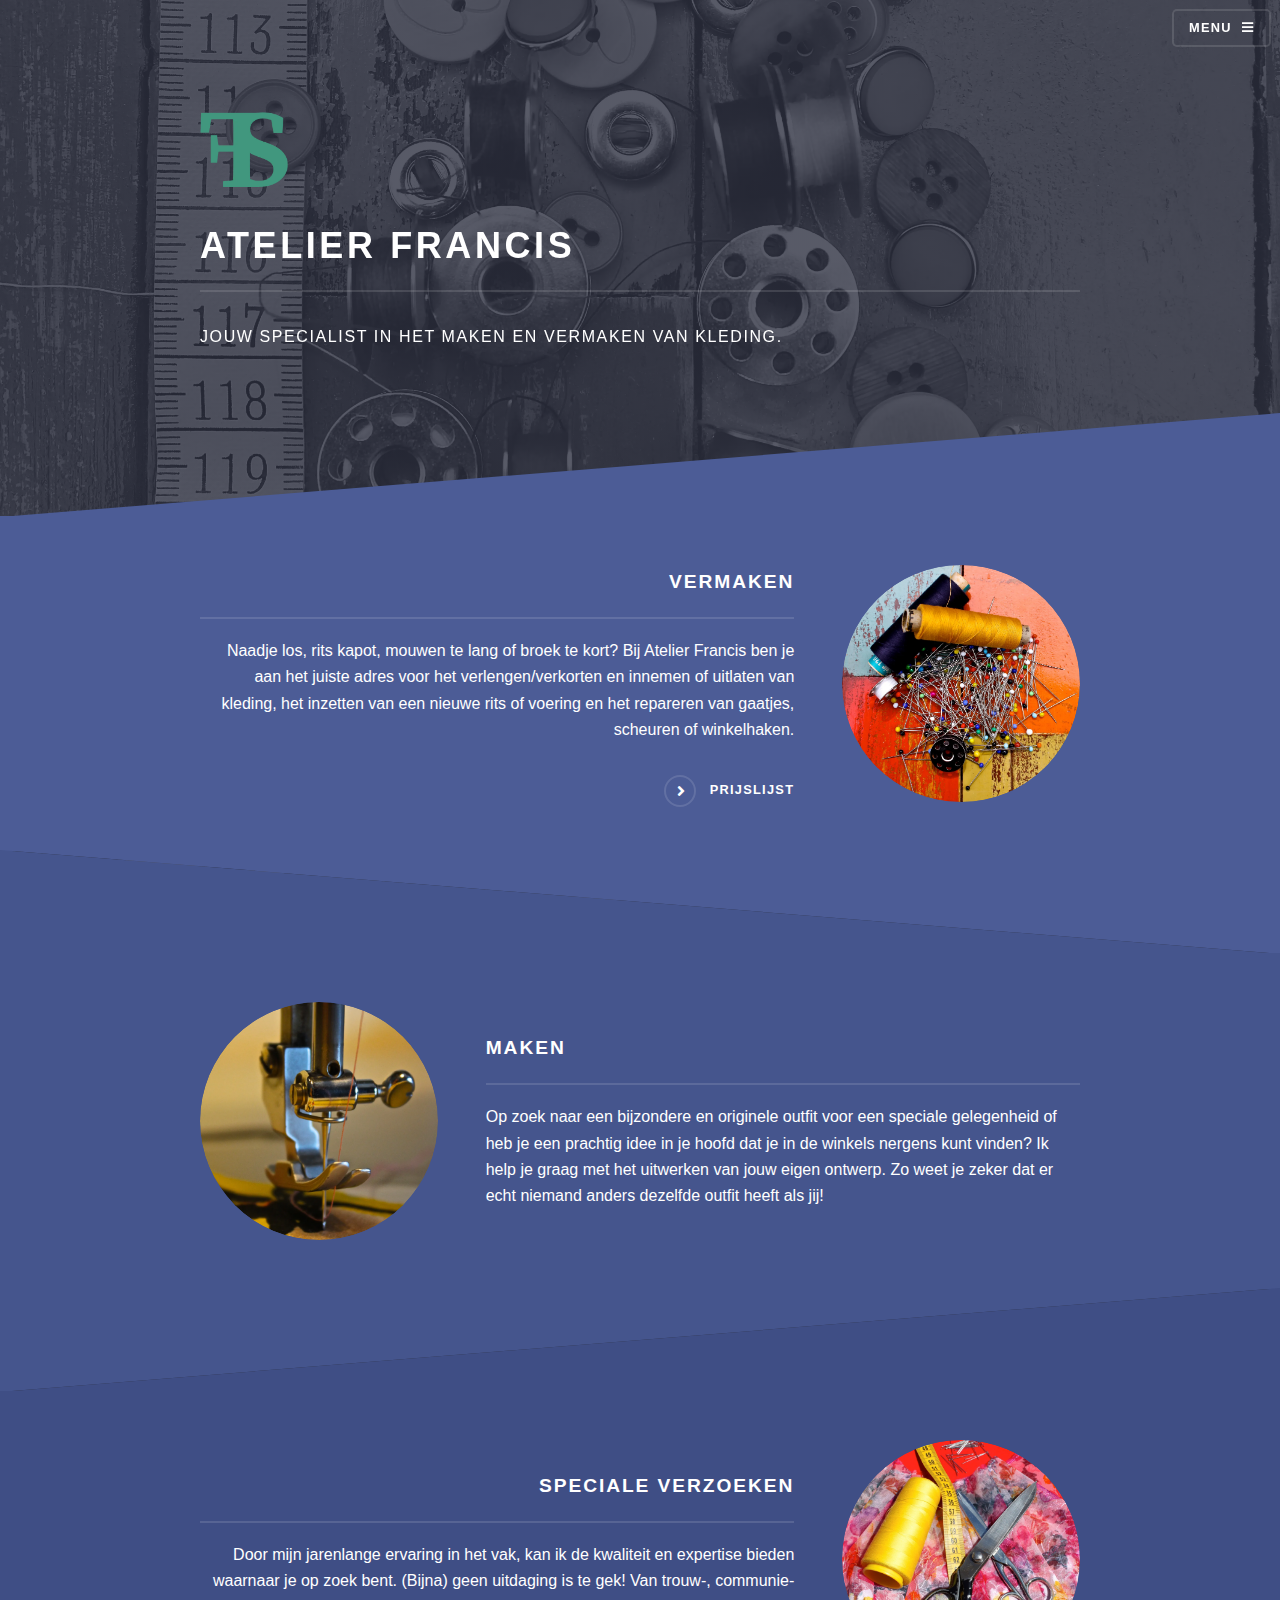
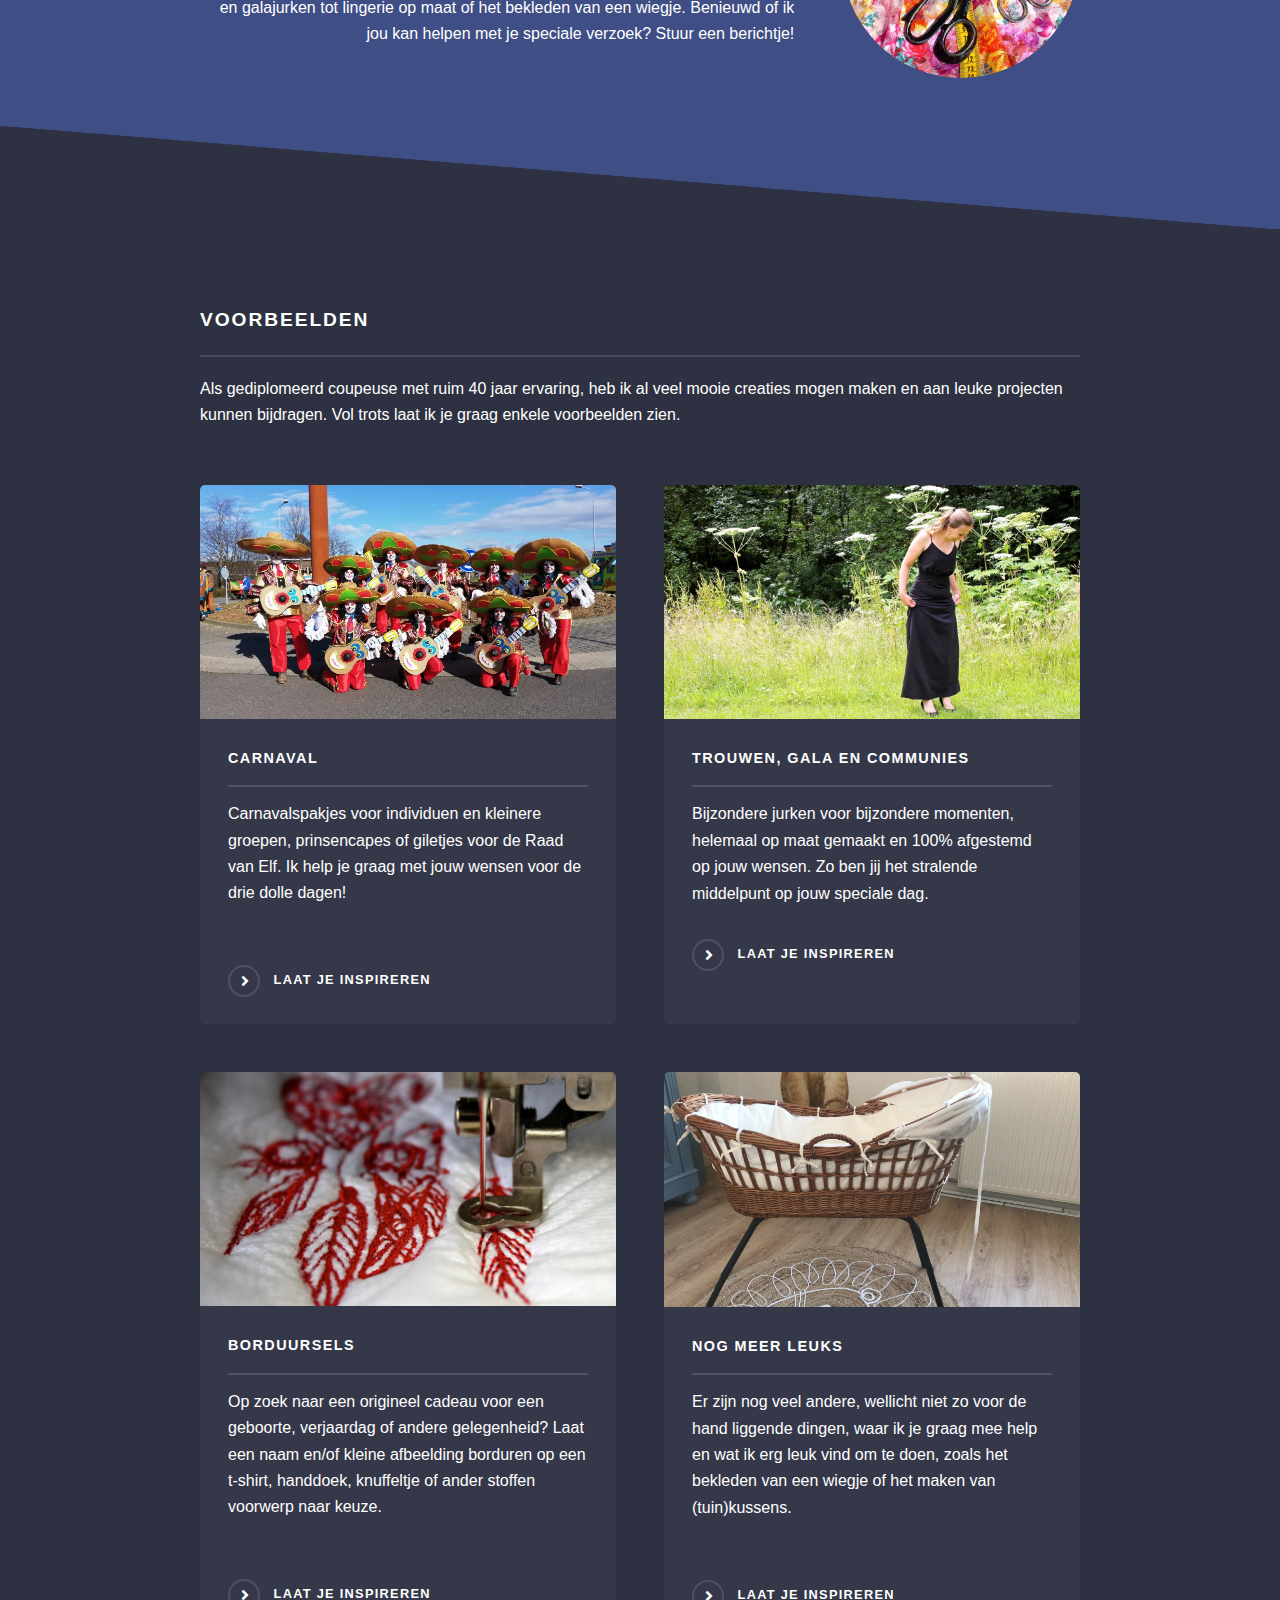
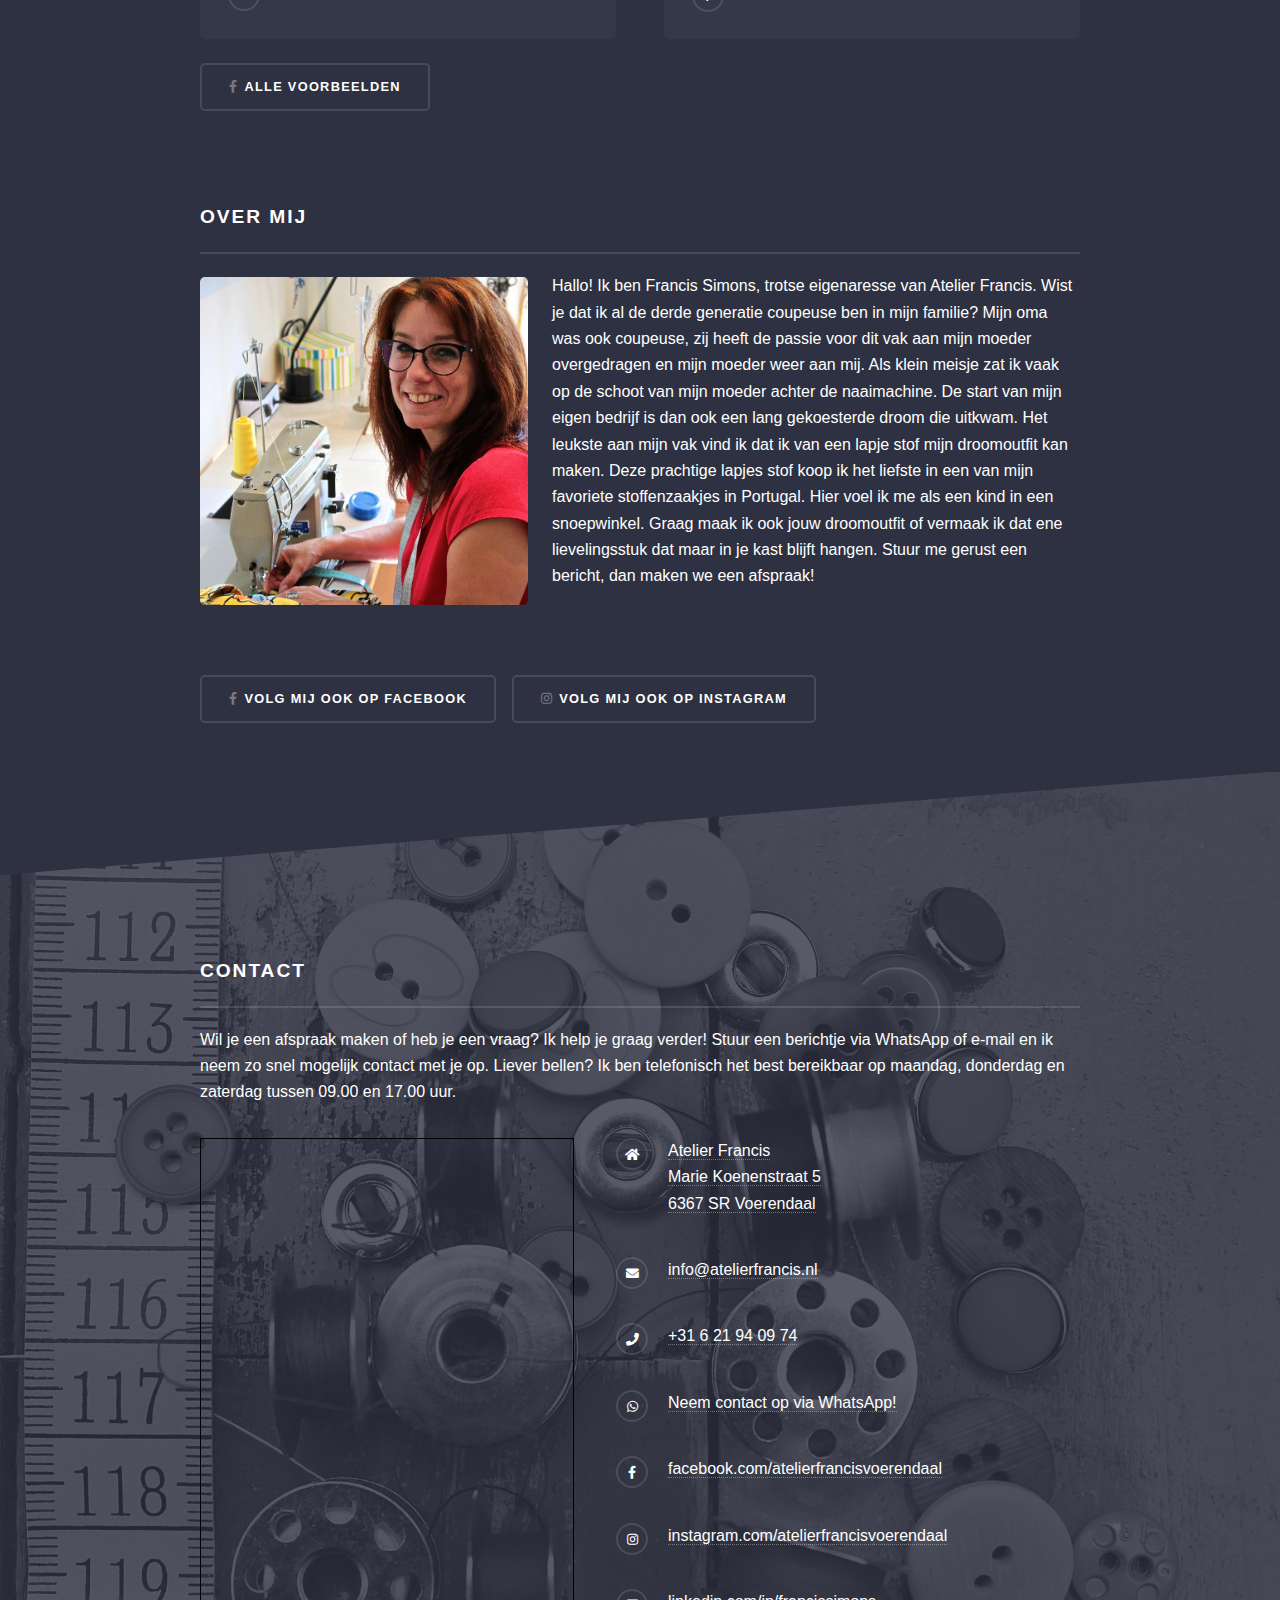
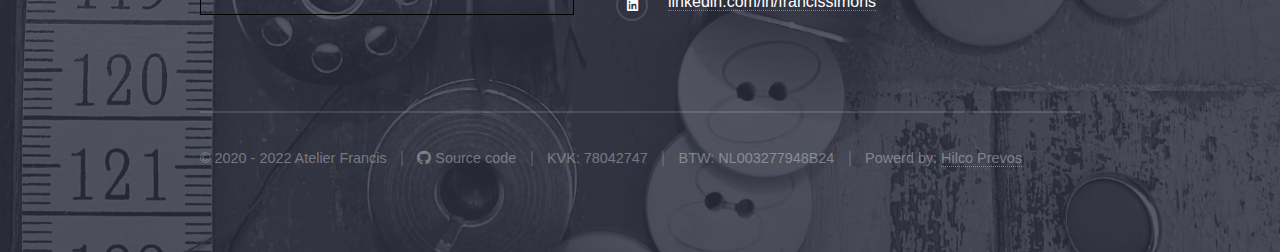
<file: index.html>
<!DOCTYPE HTML>
<html lang="nl">
	<head>
		<title>Atelier Fancis</title>
		<meta charset="utf-8" />
		<meta name="viewport" content="width=device-width, initial-scale=1, user-scalable=no" />
		<meta name="description" content="Naadje los of op zoek naar kleding op maat? Atelier Francis is de specialist in het maken en vermaken van kleding!" />
		<link rel="apple-touch-icon" sizes="180x180" href="/apple-touch-icon.png">
		<link rel="icon" type="image/png" sizes="32x32" href="/favicon-32x32.png">
		<link rel="icon" type="image/png" sizes="16x16" href="/favicon-16x16.png">
		<link rel="manifest" href="/site.webmanifest">
		<link rel="stylesheet" href="assets/css/main.css" />
		<noscript><link rel="stylesheet" href="assets/css/noscript.css" /></noscript>
	</head>
	<body class="is-preload">

		<!-- Page Wrapper -->
			<div id="page-wrapper">

				<!-- Header -->
					<header id="header" class="alt">
						<h1><a href="https://atelierfancis.nl">Atelier Francis</a></h1>
						<nav>
							<a href="#menu">Menu</a>
						</nav>
					</header>

				<!-- Menu -->
					<nav id="menu">
						<div class="inner">
							<h2>Menu</h2>
							<ul class="links">
								<li><a href="https://atelierfrancis.nl">Home</a></li>
								<li><a href="#wrapper">Services</a></li>
								<li><a href="#four">Voorbeelden</a></li>
								<li><a href="#about">Over mij</a></li>
								<li><a href="#footer">Contact</a></li>
							</ul>
							<a href="#" class="close">Close</a>
						</div>
					</nav>

				<!-- Banner -->
					<section id="banner">
						<div class="inner">
							<div class="logo"><img srcset="images/logo-302.webp 302w, images/logo-227.webp 227w, images/logo-151.webp 151w, images/logo-76.webp 76w" src="images/logo.png" width="10%" loading="lazy" alt="Logo Atelier Francis" /></div>
							<h2>Atelier Francis</h2>
							<p>Jouw specialist in het maken en vermaken van kleding.</p>
						</div>
					</section>

				<!-- Wrapper -->
					<section id="wrapper">

						<!-- One -->
							<section id="one" class="wrapper spotlight style1">
								<div class="inner">
									<a class="image"><img srcset="images/naalden-3165.webp 3165w, images/naalden-2374.webp 2374w, images/naalden-1583.webp 1583w, images/naalden-792.webp 792w" src="images/naalden.jpg" loading="lazy" alt="Naalden met klos garen en naaimachine spoel" /></a>
									<div class="content">
										<h2 class="major">Vermaken</h2>
										<p>Naadje los, rits kapot, mouwen te lang of broek te kort? Bij Atelier Francis ben je aan het juiste adres voor het verlengen/verkorten en innemen of uitlaten van kleding, het inzetten van een nieuwe rits of voering en het repareren van gaatjes, scheuren of winkelhaken.</p>
										<a href="/files/Prijslijst_Atelier_Francis.pdf" class="special" target="_blank">Prijslijst</a>
									</div>
								</div>
							</section>

						<!-- Two -->
							<section id="two" class="wrapper alt spotlight style2">
								<div class="inner">
									<a class="image"><img srcset="images/voetje-2810.webp 2810w, images/voetje-2108.webp 2108w, images/voetje-1405.webp 1405w, images/voetje-703.webp 703w" src="images/voetje.jpg" loading="lazy" alt="Naaimachine voetje" /></a>
									<div class="content">
										<h2 class="major">Maken</h2>
										<p>Op zoek naar een bijzondere en originele outfit voor een speciale gelegenheid of heb je een prachtig idee in je hoofd dat je in de winkels nergens kunt vinden? Ik help je graag met het uitwerken van jouw eigen ontwerp. Zo weet je zeker dat er echt niemand anders dezelfde outfit heeft als jij!</p>
									</div>
								</div>
							</section>

						<!-- Three -->
							<section id="three" class="wrapper spotlight style3">
								<div class="inner">
									<a class="image"><img srcset="images/speciaal-3082.webp 3082w, images/speciaal-2312.webp 2312w, images/speciaal-1541.webp 1541w, images/speciaal-771.webp 771w" src="images/speciaal.jpg" loading="lazy" alt="Schaar en garen boven op stof" /></a>
									<div class="content">
										<h2 class="major">Speciale verzoeken</h2>
										<p>Door mijn jarenlange ervaring in het vak, kan ik de kwaliteit en expertise bieden waarnaar je op zoek bent. (Bijna) geen uitdaging is te gek! Van trouw-, communie- en galajurken tot lingerie op maat of het bekleden van een wiegje. Benieuwd of ik jou kan helpen met je speciale verzoek? Stuur een berichtje!</p>
									</div>
								</div>
							</section>

						<!-- Four -->
							<section id="four" class="wrapper alt style1">
								<div class="inner">
									<br />
									<h2 class="major">Voorbeelden</h2>
									<p>Als gediplomeerd coupeuse met ruim 40 jaar ervaring, heb ik al veel mooie creaties mogen maken en aan leuke projecten kunnen bijdragen. Vol trots laat ik je graag enkele voorbeelden zien.</p>
									<section class="features">
										<article>
											<a href="https://www.facebook.com/pg/atelierfrancisvoerendaal/photos/?tab=album&album_id=101967074875328" target="_blank" rel="noopener" class="image"><img srcset="images/carnaval-1599.webp 1599w, images/carnaval-1200.webp 1200w, images/carnaval-800.webp 800w, images/carnaval-400.webp 400w" src="images/carnaval.jpg" loading="lazy" alt="Groep persoenen verkleed met carnaval" /></a>
											<h3 class="major">Carnaval</h3>
											<p>Carnavalspakjes voor individuen en kleinere groepen, prinsencapes of giletjes voor de Raad van Elf. Ik help je graag met jouw wensen voor de drie dolle dagen!</p>
											<br />
											<a href="https://www.facebook.com/pg/atelierfrancisvoerendaal/photos/?tab=album&album_id=101967074875328" target="_blank" rel="noopener" class="special">Laat je inspireren</a>
										</article>
										<article>
											<a href="https://www.facebook.com/pg/atelierfrancisvoerendaal/photos/?tab=album&album_id=101967764875259" target="_blank" rel="noopener" class="image"><img srcset="images/galajurken-4752.webp 4752w, images/galajurken-3564.webp 3564w, images/galajurken-2376.webp 2376w, images/galajurken-1188.webp 1188w" src="images/galajurken.jpg" loading="lazy" alt="Zwarte galajurk" /></a>
											<h3 class="major">Trouwen, gala en communies</h3>
											<p>Bijzondere jurken voor bijzondere momenten, helemaal op maat gemaakt en 100% afgestemd op jouw wensen. Zo ben jij het stralende middelpunt op jouw speciale dag.</p>
											<a href="https://www.facebook.com/pg/atelierfrancisvoerendaal/photos/?tab=album&album_id=101967764875259" target="_blank" rel="noopener" class="special">Laat je inspireren</a>
										</article>
										<article>
											<a href="https://www.facebook.com/pg/atelierfrancisvoerendaal/photos/?tab=album&album_id=101968768208492" target="_blank" rel="noopener" class="image"><img srcset="images/borduren-3797.webp 3797w, images/borduren-2848.webp 2848w, images/borduren-1899.webp 1899w, images/borduren-950.webp 950w" src="images/borduren.jpg" loading="lazy" alt="Borduursel gemaakt met borduurmachine" /></a>
											<h3 class="major">Borduursels</h3>
											<p>Op zoek naar een origineel cadeau voor een geboorte, verjaardag of andere gelegenheid? Laat een naam en/of kleine afbeelding borduren op een t-shirt, handdoek, knuffeltje of ander stoffen voorwerp naar keuze.</p>
											<br />
											<a href="https://www.facebook.com/pg/atelierfrancisvoerendaal/photos/?tab=album&album_id=101968768208492" target="_blank" rel="noopener" class="special">Laat je inspireren</a>
										</article>
										<article>
											<a href="https://www.facebook.com/pg/atelierfrancisvoerendaal/photos/?tab=album&album_id=101970401541662" target="_blank" rel="noopener" class="image"><img srcset="images/nogmeer-1600.webp 1600w, images/nogmeer-1200.webp 1200w, images/nogmeer-800.webp 800w, images/nogmeer-400.webp 400w" src="images/nogmeer.jpg" loading="lazy" alt="Met kussens ingelegd rieten wiegje" /></a>
											<h3 class="major">Nog meer leuks</h3>
											<p>Er zijn nog veel andere, wellicht niet zo voor de hand liggende dingen, waar ik je graag mee help en wat ik erg leuk vind om te doen, zoals het bekleden van een wiegje of het maken van (tuin)kussens.</p>
											<br />
											<a href="https://www.facebook.com/pg/atelierfrancisvoerendaal/photos/?tab=album&album_id=101970401541662" target="_blank" rel="noopener" class="special">Laat je inspireren</a>
										</article>
										<ul class="actions">
											<li><a href="https://facebook.com/atelierfrancisvoerendaal/photos/" target="_blank" rel="noopener" class="button icon brands fa-facebook-f">Alle voorbeelden</a></li>
										</ul>
									</section>
									<section id="about">
										<br />
										<h2 class="major">Over mij</h2>
										<p><span class="image left"><img srcset="images/profielfoto-3164.webp 3164w, images/profielfoto-2370.webp 2370w, images/profielfoto-1582.webp 1582w, images/profielfoto-791.webp 791w" src="images/profielfoto.jpg" loading="lazy" alt="Francis Simons achter Naaimachine" /></span>Hallo! Ik ben Francis Simons, trotse eigenaresse van Atelier Francis. Wist je dat ik al de derde generatie coupeuse ben in mijn familie? Mijn oma was ook coupeuse, zij heeft de passie voor dit vak aan mijn moeder overgedragen en mijn moeder weer aan mij. Als klein meisje zat ik vaak op de schoot van mijn moeder achter de naaimachine. De start van mijn eigen bedrijf is dan ook een lang gekoesterde droom die uitkwam. Het leukste aan mijn vak vind ik dat ik van een lapje stof mijn droomoutfit kan maken. Deze prachtige lapjes stof koop ik het liefste in een van mijn favoriete stoffenzaakjes in Portugal. Hier voel ik me als een kind in een snoepwinkel. Graag maak ik ook jouw droomoutfit of vermaak ik dat ene lievelingsstuk dat maar in je kast blijft hangen. Stuur me gerust een bericht, dan maken we een afspraak!</p>
										<br /><br />
										<ul class="actions">
											<li><a href="https://facebook.com/atelierfrancisvoerendaal/" target="_blank" rel="noopener" class="button icon brands fa-facebook-f">Volg mij ook op Facebook</a></li>
											<li><a href="https://www.instagram.com/atelierfrancisvoerendaal/" target="_blank" rel="noopener" class="button icon brands fa-instagram">Volg mij ook op Instagram</a></li>
										</ul>
									</section>
								</div>
							</section>
					</section>

				<!-- Footer -->
					<section id="footer">
						<div class="inner">
							<h2 class="major">Contact</h2>
							<p>Wil je een afspraak maken of heb je een vraag? Ik help je graag verder! Stuur een berichtje via WhatsApp of e-mail en ik neem zo snel mogelijk contact met je op. Liever bellen? Ik ben telefonisch het best bereikbaar op maandag, donderdag en zaterdag tussen 09.00 en 17.00 uur.</p>
							<ul class="contact">
								<iframe width="90%" height="100%" frameborder="0" scrolling="no" marginheight="0" marginwidth="0" title="Openstreetmap" src="https://www.openstreetmap.org/export/embed.html?bbox=5.924093127250672%2C50.875624253854156%2C5.929350256919862%2C50.877709354564686&amp;layer=mapnik&amp;marker=50.87666681587112%2C5.926721692085266" style="border: 1px solid black"></iframe>
							</ul>
							<ul class="contact">
								<li class="icon solid fa-home">
									<a href="https://maps.app.goo.gl/NkoRjJ3o6qTDdj418" target="_blank" rel="noopener">
										Atelier Francis<br />
										Marie Koenenstraat 5<br />
										6367 SR Voerendaal
									</a>
								</li>
								<li class="icon solid fa-envelope"><a href="mailto:info@atelierfrancis.nl" target="_blank" rel="noopener">info@atelierfrancis.nl</a></li>
								<li class="icon solid fa-phone"><a href="tel:+31621940974">+31 6 21 94 09 74</a></li>
								<li class="icon brands fa-whatsapp"><a href="https://wa.me/31621940974" target="_blank" rel="noopener">Neem contact op via WhatsApp!</a></li>
								<li class="icon brands fa-facebook-f"><a href="https://facebook.com/atelierfrancisvoerendaal" target="_blank" rel="noopener">facebook.com/atelierfrancisvoerendaal</a></li>
								<li class="icon brands fa-instagram"><a href="https://www.instagram.com/atelierfrancisvoerendaal/" target="_blank" rel="noopener">instagram.com/atelierfrancisvoerendaal</a></li>
								<li class="icon brands fa-linkedin"><a href="https://linkedin.com/in/francissimons" target="_blank" rel="noopener">linkedin.com/in/francissimons</a></li>
							</ul>
							<ul class="copyright">
								<li>&copy; 2020 - 2022 Atelier Francis</li><li><a href="https://github.com/D0T1X/Atelierfrancis.nl" target="_blank" rel="noopener" class="icon brands fa-github"> Source code</a></li><li>KVK: 78042747</li><li>BTW: NL003277948B24 </li><li>Powerd by: <a href="https://prevos.eu" target="_blank" rel="noopener">Hilco Prevos</a></li>
							</ul>
						</div>
					</section>
			</div>

		<!-- Scripts -->
			<script src="assets/js/jquery.min.js"></script>
			<script src="assets/js/jquery.scrollex.min.js"></script>
			<script src="assets/js/browser.min.js"></script>
			<script src="assets/js/breakpoints.min.js"></script>
			<script src="assets/js/util.js"></script>
			<script src="assets/js/main.js"></script>

	</body>
</html>
</file>
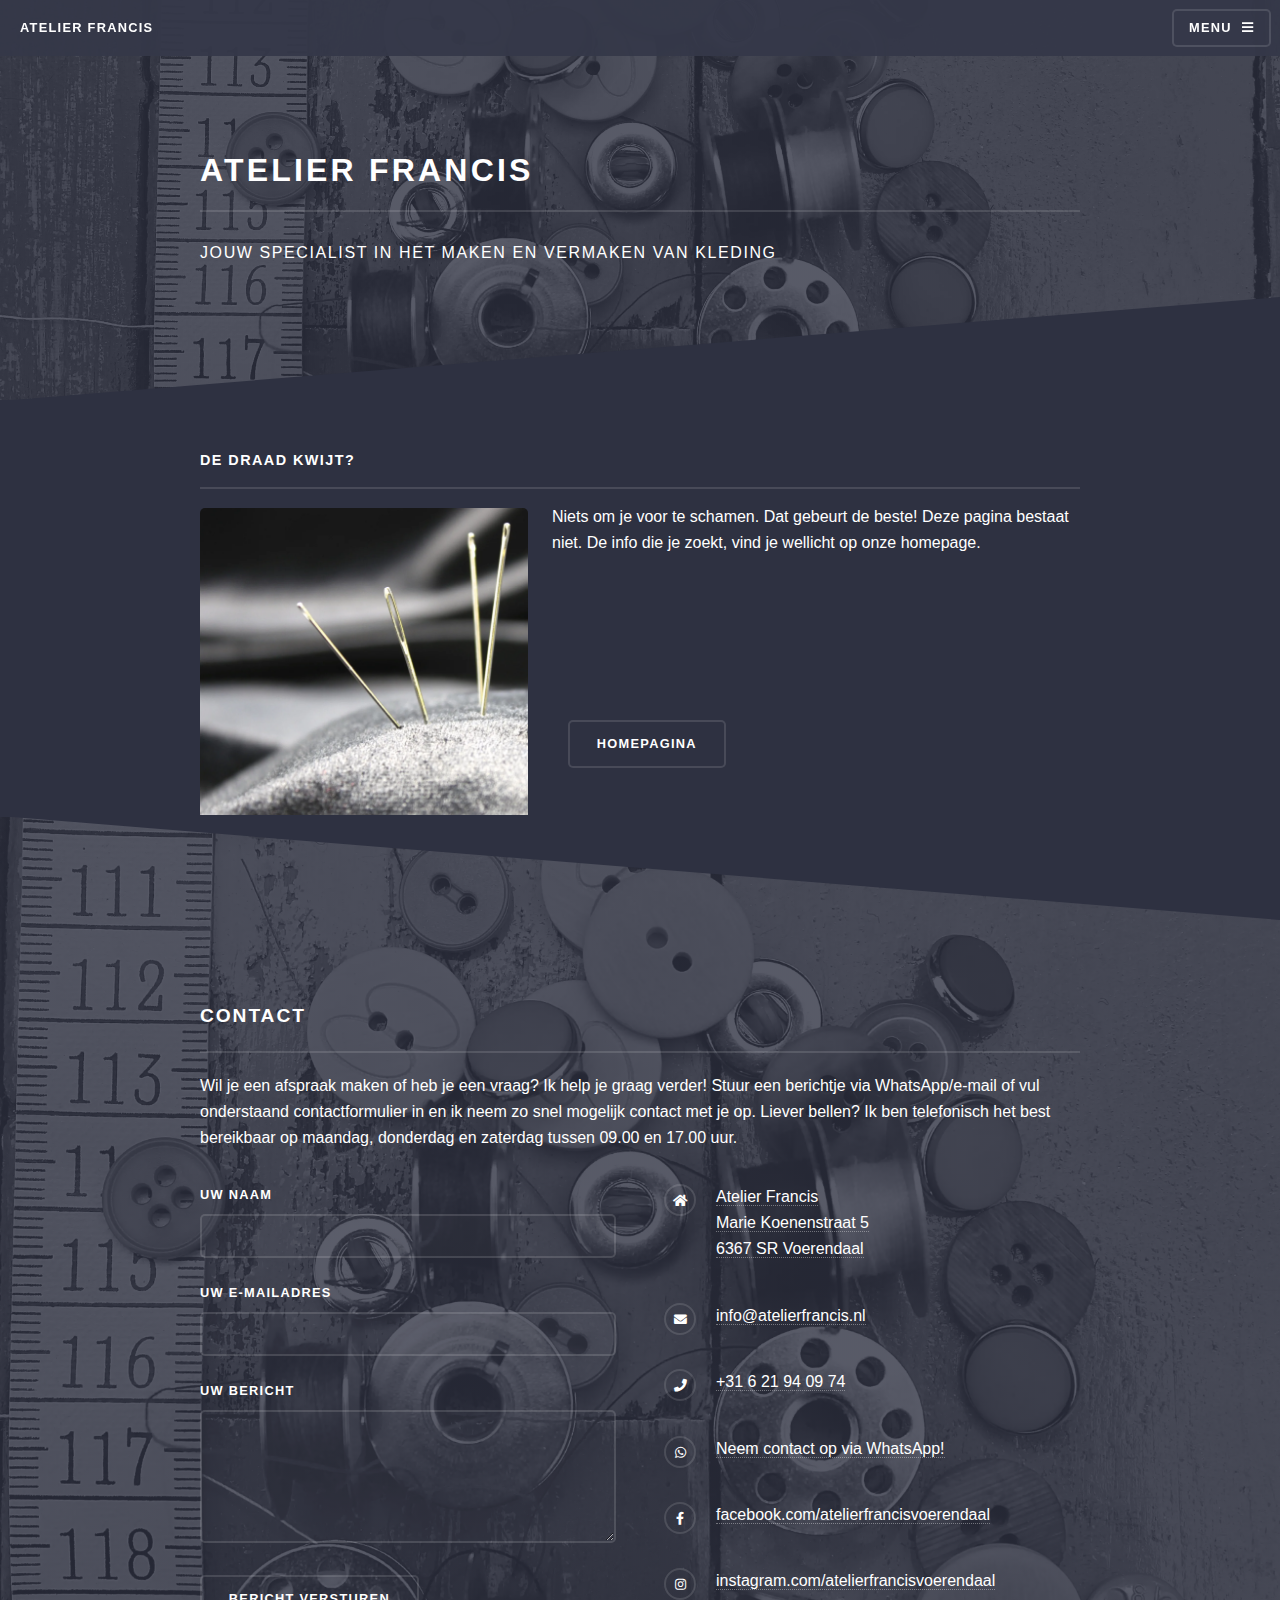
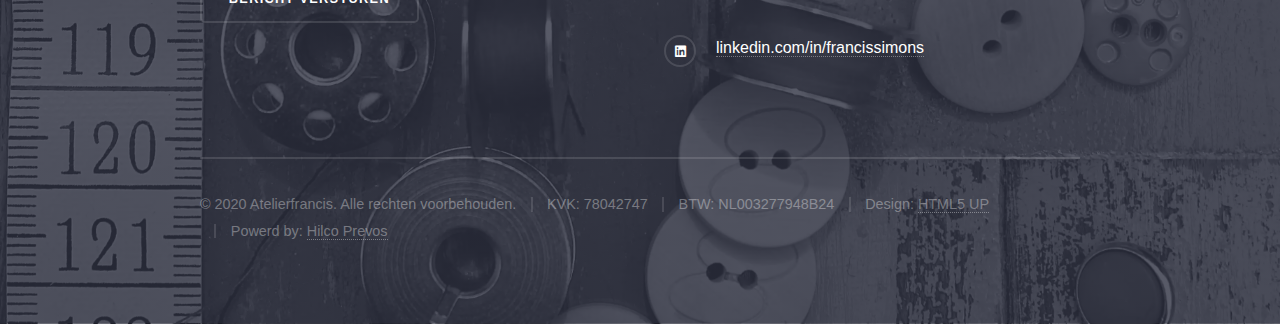
<file: error404.html>
<!DOCTYPE HTML>
<html lang="nl">
	<head>
		<title>Error 404</title>
		<meta charset="utf-8" />
		<meta name="viewport" content="width=device-width, initial-scale=1, user-scalable=no" />
		<meta name="description" content="404 pagina niet gevonden" />
		<link rel="apple-touch-icon" sizes="180x180" href="/apple-touch-icon.png">
		<link rel="icon" type="image/png" sizes="32x32" href="/favicon-32x32.png">
		<link rel="icon" type="image/png" sizes="16x16" href="/favicon-16x16.png">
		<link rel="manifest" href="/site.webmanifest">
		<link rel="stylesheet" href="assets/css/main.css" />
		<noscript><link rel="stylesheet" href="assets/css/noscript.css" /></noscript>
	</head>
	<body class="is-preload">

		<!-- Page Wrapper -->
			<div id="page-wrapper">

				<!-- Header -->
					<header id="header">
						<h1><a href="index.html">Atelier Francis</a></h1>
						<nav>
							<a href="#menu">Menu</a>
						</nav>
					</header>

				<!-- Menu -->
					<nav id="menu">
						<div class="inner">
							<h2>Menu</h2>
							<ul class="links">
								<li><a href="https://atelierfrancis.nl">Home</a></li>
								<li><a href="https://atelierfrancis.nl#wrapper">Services</a></li>
								<li><a href="https://atelierfrancis.nl#four">Voorbeelden</a></li>
								<li><a href="https://atelierfrancis.nl#about">Over mij</a></li>
								<li><a href="https://atelierfrancis.nl#footer">Contact</a></li>
							</ul>
							<a href="#" class="close">Close</a>
						</div>
					</nav>

				<!-- Wrapper -->
					<section id="wrapper">
						<header>
							<div class="inner">
								<h2>Atelier Francis</h2>
								<p>Jouw specialist in het maken en vermaken van kleding</p>
							</div>
						</header>

						<!-- Content -->
							<div class="wrapper">
								<div class="inner">

									<h3 class="major">De draad kwijt?</h3>
									<p><span class="image left"><img srcset="images/draad-2685.webp 2684w, images/draad-2014.webp 2014w, images/draad-1343.webp 1343w, images/draad-672.webp 672w" src="images/draad.jpg" loading="lazy" alt="naald zonder draad" /></span>Niets om je voor te schamen. Dat gebeurt de beste! Deze pagina bestaat niet. De info die je zoekt, vind je wellicht op onze homepage.</p>
									<br /><br /><br /><br /><br />
									<ul class="actions">
										<li><a href="https://atelierfrancis.nl" class="button">Homepagina</a></li>
									</ul>
								</div>
							</div>
					</section>

				<!-- Footer -->
					<section id="footer">
						<div class="inner">
							<h2 class="major">Contact</h2>
							<p>Wil je een afspraak maken of heb je een vraag? Ik help je graag verder! Stuur een berichtje via WhatsApp/e-mail of vul onderstaand contactformulier in en ik neem zo snel mogelijk contact met je op. Liever bellen? Ik ben telefonisch het best bereikbaar op maandag, donderdag en zaterdag tussen 09.00 en 17.00 uur.</p>
							<form method="post" action="thankyou.php">
								<div class="fields">
									<div class="field">
										<label for="name">Uw naam</label>
										<input type="text" name="name" id="name" />
									</div>
									<div class="field">
										<label for="email">Uw e-mailadres</label>
										<input type="email" name="email" id="email" />
									</div>
									<div class="field">
										<label for="message">Uw bericht</label>
										<textarea name="message" id="message" rows="4"></textarea>
									</div>
								</div>
								<ul class="actions">
									<li><input type="submit" value="Bericht versturen" /></li>
								</ul>
							</form>
							<ul class="contact">
								<li class="icon solid fa-home">
									<a href="https://maps.app.goo.gl/NkoRjJ3o6qTDdj418" target="_blank" rel="noopener">
										Atelier Francis<br />
										Marie Koenenstraat 5<br />
										6367 SR Voerendaal
									</a>
								</li>
								<li class="icon solid fa-envelope"><a href="mailto:info@atelierfrancis.nl" target="_blank" rel="noopener">info@atelierfrancis.nl</a></li>
								<li class="icon solid fa-phone"><a href="tel:+31621940974">+31 6 21 94 09 74</a></li>
								<li class="icon brands fa-whatsapp"><a href="https://wa.me/31621940974" target="_blank" rel="noopener">Neem contact op via WhatsApp!</a></li>
								<li class="icon brands fa-facebook-f"><a href="https://facebook.com/atelierfrancisvoerendaal" target="_blank" rel="noopener">facebook.com/atelierfrancisvoerendaal</a></li>
								<li class="icon brands fa-instagram"><a href="https://www.instagram.com/atelierfrancisvoerendaal/" target="_blank" rel="noopener">instagram.com/atelierfrancisvoerendaal</a></li>
								<li class="icon brands fa-linkedin"><a href="https://linkedin.com/in/francissimons" target="_blank" rel="noopener">linkedin.com/in/francissimons</a></li>
							</ul>
							<ul class="copyright">
								<li>&copy; 2020 Atelierfrancis. Alle rechten voorbehouden.</li><li>KVK: 78042747</li><li>BTW: NL003277948B24 </li><li>Design: <a href="https://html5up.net" target="_blank" rel="noopener">HTML5 UP</a></li><li>Powerd by: <a href="https://prevos.eu" target="_blank" rel="noopener">Hilco Prevos</a></li>
							</ul>
						</div>
					</section>
			</div>

		<!-- Scripts -->
			<script src="assets/js/jquery.min.js"></script>
			<script src="assets/js/jquery.scrollex.min.js"></script>
			<script src="assets/js/browser.min.js"></script>
			<script src="assets/js/breakpoints.min.js"></script>
			<script src="assets/js/util.js"></script>
			<script src="assets/js/main.js"></script>

	</body>
</html>
</file>
<file: assets/css/noscript.css>
/* Banner */

	body.is-preload #banner .logo {
		-moz-transform: none;
		-webkit-transform: none;
		-ms-transform: none;
		transform: none;
		opacity: 1;
	}

	body.is-preload #banner h2 {
		opacity: 1;
		-moz-transform: none;
		-webkit-transform: none;
		-ms-transform: none;
		transform: none;
		-moz-filter: none;
		-webkit-filter: none;
		-ms-filter: none;
		filter: none;
	}

	body.is-preload #banner p {
		opacity: 01;
		-moz-transform: none;
		-webkit-transform: none;
		-ms-transform: none;
		transform: none;
		-moz-filter: none;
		-webkit-filter: none;
		-ms-filter: none;
		filter: none;
	}
</file>
<file: assets/css/main.css>
@import url(fontawesome-all.min.css);
@import url("https://atelierfrancis.nl/assets/css/google_fonts.css");

html, body, div, span, applet, object,
iframe, h1, h2, h3, h4, h5, h6, p, blockquote,
pre, a, abbr, acronym, address, big, cite,
code, del, dfn, em, img, ins, kbd, q, s, samp,
small, strike, strong, sub, sup, tt, var, b,
u, i, center, dl, dt, dd, ol, ul, li, fieldset,
form, label, legend, table, caption, tbody,
tfoot, thead, tr, th, td, article, aside,
canvas, details, embed, figure, figcaption,
footer, header, hgroup, menu, nav, output, ruby,
section, summary, time, mark, audio, video {
	margin: 0;
	padding: 0;
	border: 0;
	font-size: 100%;
	font: inherit;
	vertical-align: baseline;}

article, aside, details, figcaption, figure,
footer, header, hgroup, menu, nav, section {
	display: block;}

body {
	line-height: 1;
}

ol, ul {
	list-style: none;
}

blockquote, q {
	quotes: none;
}

	blockquote:before, blockquote:after, q:before, q:after {
		content: '';
		content: none;
	}

table {
	border-collapse: collapse;
	border-spacing: 0;
}

body {
	-webkit-text-size-adjust: none;
}

mark {
	background-color: transparent;
	color: inherit;
}

input::-moz-focus-inner {
	border: 0;
	padding: 0;
}

input, select, textarea {
	-moz-appearance: none;
	-webkit-appearance: none;
	-ms-appearance: none;
	appearance: none;
}

/* Basic */

	@-ms-viewport {
		width: device-width;
	}

	body {
		-ms-overflow-style: scrollbar;
	}

	@media screen and (max-width: 480px) {

		html, body {
			min-width: 320px;
		}

	}

	html {
		box-sizing: border-box;
	}

	*, *:before, *:after {
		box-sizing: inherit;
	}

	body {
		background-color: #2e3141;
		background-image: linear-gradient(to top, rgba(46, 49, 65, 0.8), rgba(46, 49, 65, 0.8)), url("../../images/bg.webp");
		background-size: auto, cover;
		background-attachment: fixed, fixed;
		background-position: center, center;
	}

		body.is-preload *, body.is-preload *:before, body.is-preload *:after {
			-moz-animation: none !important;
			-webkit-animation: none !important;
			-ms-animation: none !important;
			animation: none !important;
			-moz-transition: none !important;
			-webkit-transition: none !important;
			-ms-transition: none !important;
			transition: none !important;
		}

/* Type */

	body, input, select, textarea {
		color: #ffffff;
		font-family: "Source Sans Pro", Helvetica, sans-serif;
		font-size: 16.5pt;
		font-weight: 300;
		line-height: 1.65;
	}

		@media screen and (max-width: 1680px) {

			body, input, select, textarea {
				font-size: 13pt;
			}

		}

		@media screen and (max-width: 1280px) {

			body, input, select, textarea {
				font-size: 12pt;
			}

		}

		@media screen and (max-width: 980px) {

			body, input, select, textarea {
				font-size: 12pt;
			}

		}

		@media screen and (max-width: 736px) {

			body, input, select, textarea {
				font-size: 12pt;
			}

		}

		@media screen and (max-width: 480px) {

			body, input, select, textarea {
				font-size: 12pt;
			}

		}

	a {
		-moz-transition: color 0.2s ease-in-out, border-bottom-color 0.2s ease-in-out;
		-webkit-transition: color 0.2s ease-in-out, border-bottom-color 0.2s ease-in-out;
		-ms-transition: color 0.2s ease-in-out, border-bottom-color 0.2s ease-in-out;
		transition: color 0.2s ease-in-out, border-bottom-color 0.2s ease-in-out;
		border-bottom: dotted 1px rgba(255, 255, 255, 0.35);
		color: #ffffff;
		text-decoration: none;
	}

		a:hover {
			border-bottom-color: transparent;
			color: #ffffff !important;
		}

		a.special:not(.button) {
			text-decoration: none;
			border-bottom: 0;
			display: block;
			font-family: Raleway, Helvetica, sans-serif;
			font-size: 0.8em;
			font-weight: 700;
			letter-spacing: 0.1em;
			margin: 0 0 2em 0;
			text-transform: uppercase;
		}

			a.special:not(.button):before {
				-moz-osx-font-smoothing: grayscale;
				-webkit-font-smoothing: antialiased;
				display: inline-block;
				font-style: normal;
				font-variant: normal;
				text-rendering: auto;
				line-height: 1;
				text-transform: none !important;
				font-family: 'Font Awesome 5 Free';
				font-weight: 900;
			}

			a.special:not(.button):before {
				-moz-transition: background-color 0.2s ease-in-out;
				-webkit-transition: background-color 0.2s ease-in-out;
				-ms-transition: background-color 0.2s ease-in-out;
				transition: background-color 0.2s ease-in-out;
				border-radius: 100%;
				border: solid 2px rgba(255, 255, 255, 0.125);
				content: '\f105';
				display: inline-block;
				font-size: 1.25em;
				height: 2em;
				line-height: 1.75em;
				margin-right: 0.85em;
				text-align: center;
				text-indent: 0.15em;
				vertical-align: middle;
				width: 2em;
			}

			a.special:not(.button):hover:before {
				background-color: rgba(255, 255, 255, 0.025);
			}

			a.special:not(.button):active:before {
				background-color: rgba(255, 255, 255, 0.075);
			}

	strong, b {
		color: #ffffff;
		font-weight: 600;
	}

	em, i {
		font-style: italic;
	}

	p {
		margin: 0 0 2em 0;
	}

	h1, h2, h3, h4, h5, h6 {
		color: #ffffff;
		font-family: Raleway, Helvetica, sans-serif;
		font-weight: 700;
		letter-spacing: 0.1em;
		margin: 0 0 1em 0;
		text-transform: uppercase;
	}

		h1 a, h2 a, h3 a, h4 a, h5 a, h6 a {
			color: inherit;
			text-decoration: none;
			border-bottom: 0;
		}

		h1 span, h2 span, h3 span, h4 span, h5 span, h6 span {
			font-weight: 200;
		}

		h1.major, h2.major, h3.major, h4.major, h5.major, h6.major {
			padding-bottom: 1em;
			border-bottom: solid 2px rgba(255, 255, 255, 0.125);
		}

	h2 {
		font-size: 1.2em;
	}

	h3 {
		font-size: 0.9em;
	}

	h4 {
		font-size: 0.7em;
	}

	h5 {
		font-size: 0.7em;
	}

	h6 {
		font-size: 0.7em;
	}

	@media screen and (max-width: 736px) {

		h2 {
			font-size: 1em;
		}

		h3 {
			font-size: 0.8em;
		}

	}

	sub {
		font-size: 0.8em;
		position: relative;
		top: 0.5em;
	}

	sup {
		font-size: 0.8em;
		position: relative;
		top: -0.5em;
	}

	blockquote {
		border-left: solid 4px rgba(255, 255, 255, 0.125);
		font-style: italic;
		margin: 0 0 2em 0;
		padding: 0.5em 0 0.5em 2em;
	}

	code {
		background: rgba(255, 255, 255, 0.025);
		border-radius: 5px;
		border: solid 2px rgba(255, 255, 255, 0.125);
		font-family: "Courier New", monospace;
		font-size: 0.9em;
		margin: 0 0.25em;
		padding: 0.25em 0.65em;
	}

	pre {
		-webkit-overflow-scrolling: touch;
		font-family: "Courier New", monospace;
		font-size: 0.9em;
		margin: 0 0 2em 0;
	}

		pre code {
			display: block;
			line-height: 1.75em;
			padding: 1em 1.5em;
			overflow-x: auto;
		}

	hr {
		border: 0;
		border-bottom: solid 2px rgba(255, 255, 255, 0.125);
		margin: 2.5em 0;
	}

		hr.major {
			margin: 4em 0;
		}

	.align-left {
		text-align: left;
	}

	.align-center {
		text-align: center;
	}

	.align-right {
		text-align: right;
	}

/* Row */

	.row {
		display: flex;
		flex-wrap: wrap;
		box-sizing: border-box;
		align-items: stretch;
	}

		.row > * {
			box-sizing: border-box;
		}

		.row.gtr-uniform > * > :last-child {
			margin-bottom: 0;
		}

		.row.aln-left {
			justify-content: flex-start;
		}

		.row.aln-center {
			justify-content: center;
		}

		.row.aln-right {
			justify-content: flex-end;
		}

		.row.aln-top {
			align-items: flex-start;
		}

		.row.aln-middle {
			align-items: center;
		}

		.row.aln-bottom {
			align-items: flex-end;
		}

		.row > .imp {
			order: -1;
		}

		.row > .col-1 {
			width: 8.33333%;
		}

		.row > .off-1 {
			margin-left: 8.33333%;
		}

		.row > .col-2 {
			width: 16.66667%;
		}

		.row > .off-2 {
			margin-left: 16.66667%;
		}

		.row > .col-3 {
			width: 25%;
		}

		.row > .off-3 {
			margin-left: 25%;
		}

		.row > .col-4 {
			width: 33.33333%;
		}

		.row > .off-4 {
			margin-left: 33.33333%;
		}

		.row > .col-5 {
			width: 41.66667%;
		}

		.row > .off-5 {
			margin-left: 41.66667%;
		}

		.row > .col-6 {
			width: 50%;
		}

		.row > .off-6 {
			margin-left: 50%;
		}

		.row > .col-7 {
			width: 58.33333%;
		}

		.row > .off-7 {
			margin-left: 58.33333%;
		}

		.row > .col-8 {
			width: 66.66667%;
		}

		.row > .off-8 {
			margin-left: 66.66667%;
		}

		.row > .col-9 {
			width: 75%;
		}

		.row > .off-9 {
			margin-left: 75%;
		}

		.row > .col-10 {
			width: 83.33333%;
		}

		.row > .off-10 {
			margin-left: 83.33333%;
		}

		.row > .col-11 {
			width: 91.66667%;
		}

		.row > .off-11 {
			margin-left: 91.66667%;
		}

		.row > .col-12 {
			width: 100%;
		}

		.row > .off-12 {
			margin-left: 100%;
		}

		.row.gtr-0 {
			margin-top: 0;
			margin-left: 0em;
		}

			.row.gtr-0 > * {
				padding: 0 0 0 0em;
			}

			.row.gtr-0.gtr-uniform {
				margin-top: 0em;
			}

				.row.gtr-0.gtr-uniform > * {
					padding-top: 0em;
				}

		.row.gtr-25 {
			margin-top: 0;
			margin-left: -0.4375em;
		}

			.row.gtr-25 > * {
				padding: 0 0 0 0.4375em;
			}

			.row.gtr-25.gtr-uniform {
				margin-top: -0.4375em;
			}

				.row.gtr-25.gtr-uniform > * {
					padding-top: 0.4375em;
				}

		.row.gtr-50 {
			margin-top: 0;
			margin-left: -0.875em;
		}

			.row.gtr-50 > * {
				padding: 0 0 0 0.875em;
			}

			.row.gtr-50.gtr-uniform {
				margin-top: -0.875em;
			}

				.row.gtr-50.gtr-uniform > * {
					padding-top: 0.875em;
				}

		.row {
			margin-top: 0;
			margin-left: -1.75em;
		}

			.row > * {
				padding: 0 0 0 1.75em;
			}

			.row.gtr-uniform {
				margin-top: -1.75em;
			}

				.row.gtr-uniform > * {
					padding-top: 1.75em;
				}

		.row.gtr-150 {
			margin-top: 0;
			margin-left: -2.625em;
		}

			.row.gtr-150 > * {
				padding: 0 0 0 2.625em;
			}

			.row.gtr-150.gtr-uniform {
				margin-top: -2.625em;
			}

				.row.gtr-150.gtr-uniform > * {
					padding-top: 2.625em;
				}

		.row.gtr-200 {
			margin-top: 0;
			margin-left: -3.5em;
		}

			.row.gtr-200 > * {
				padding: 0 0 0 3.5em;
			}

			.row.gtr-200.gtr-uniform {
				margin-top: -3.5em;
			}

				.row.gtr-200.gtr-uniform > * {
					padding-top: 3.5em;
				}

		@media screen and (max-width: 1680px) {

			.row {
				display: flex;
				flex-wrap: wrap;
				box-sizing: border-box;
				align-items: stretch;
			}

				.row > * {
					box-sizing: border-box;
				}

				.row.gtr-uniform > * > :last-child {
					margin-bottom: 0;
				}

				.row.aln-left {
					justify-content: flex-start;
				}

				.row.aln-center {
					justify-content: center;
				}

				.row.aln-right {
					justify-content: flex-end;
				}

				.row.aln-top {
					align-items: flex-start;
				}

				.row.aln-middle {
					align-items: center;
				}

				.row.aln-bottom {
					align-items: flex-end;
				}

				.row > .imp-xlarge {
					order: -1;
				}

				.row > .col-1-xlarge {
					width: 8.33333%;
				}

				.row > .off-1-xlarge {
					margin-left: 8.33333%;
				}

				.row > .col-2-xlarge {
					width: 16.66667%;
				}

				.row > .off-2-xlarge {
					margin-left: 16.66667%;
				}

				.row > .col-3-xlarge {
					width: 25%;
				}

				.row > .off-3-xlarge {
					margin-left: 25%;
				}

				.row > .col-4-xlarge {
					width: 33.33333%;
				}

				.row > .off-4-xlarge {
					margin-left: 33.33333%;
				}

				.row > .col-5-xlarge {
					width: 41.66667%;
				}

				.row > .off-5-xlarge {
					margin-left: 41.66667%;
				}

				.row > .col-6-xlarge {
					width: 50%;
				}

				.row > .off-6-xlarge {
					margin-left: 50%;
				}

				.row > .col-7-xlarge {
					width: 58.33333%;
				}

				.row > .off-7-xlarge {
					margin-left: 58.33333%;
				}

				.row > .col-8-xlarge {
					width: 66.66667%;
				}

				.row > .off-8-xlarge {
					margin-left: 66.66667%;
				}

				.row > .col-9-xlarge {
					width: 75%;
				}

				.row > .off-9-xlarge {
					margin-left: 75%;
				}

				.row > .col-10-xlarge {
					width: 83.33333%;
				}

				.row > .off-10-xlarge {
					margin-left: 83.33333%;
				}

				.row > .col-11-xlarge {
					width: 91.66667%;
				}

				.row > .off-11-xlarge {
					margin-left: 91.66667%;
				}

				.row > .col-12-xlarge {
					width: 100%;
				}

				.row > .off-12-xlarge {
					margin-left: 100%;
				}

				.row.gtr-0 {
					margin-top: 0;
					margin-left: 0em;
				}

					.row.gtr-0 > * {
						padding: 0 0 0 0em;
					}

					.row.gtr-0.gtr-uniform {
						margin-top: 0em;
					}

						.row.gtr-0.gtr-uniform > * {
							padding-top: 0em;
						}

				.row.gtr-25 {
					margin-top: 0;
					margin-left: -0.4375em;
				}

					.row.gtr-25 > * {
						padding: 0 0 0 0.4375em;
					}

					.row.gtr-25.gtr-uniform {
						margin-top: -0.4375em;
					}

						.row.gtr-25.gtr-uniform > * {
							padding-top: 0.4375em;
						}

				.row.gtr-50 {
					margin-top: 0;
					margin-left: -0.875em;
				}

					.row.gtr-50 > * {
						padding: 0 0 0 0.875em;
					}

					.row.gtr-50.gtr-uniform {
						margin-top: -0.875em;
					}

						.row.gtr-50.gtr-uniform > * {
							padding-top: 0.875em;
						}

				.row {
					margin-top: 0;
					margin-left: -1.75em;
				}

					.row > * {
						padding: 0 0 0 1.75em;
					}

					.row.gtr-uniform {
						margin-top: -1.75em;
					}

						.row.gtr-uniform > * {
							padding-top: 1.75em;
						}

				.row.gtr-150 {
					margin-top: 0;
					margin-left: -2.625em;
				}

					.row.gtr-150 > * {
						padding: 0 0 0 2.625em;
					}

					.row.gtr-150.gtr-uniform {
						margin-top: -2.625em;
					}

						.row.gtr-150.gtr-uniform > * {
							padding-top: 2.625em;
						}

				.row.gtr-200 {
					margin-top: 0;
					margin-left: -3.5em;
				}

					.row.gtr-200 > * {
						padding: 0 0 0 3.5em;
					}

					.row.gtr-200.gtr-uniform {
						margin-top: -3.5em;
					}

						.row.gtr-200.gtr-uniform > * {
							padding-top: 3.5em;
						}

		}

		@media screen and (max-width: 1280px) {

			.row {
				display: flex;
				flex-wrap: wrap;
				box-sizing: border-box;
				align-items: stretch;
			}

				.row > * {
					box-sizing: border-box;
				}

				.row.gtr-uniform > * > :last-child {
					margin-bottom: 0;
				}

				.row.aln-left {
					justify-content: flex-start;
				}

				.row.aln-center {
					justify-content: center;
				}

				.row.aln-right {
					justify-content: flex-end;
				}

				.row.aln-top {
					align-items: flex-start;
				}

				.row.aln-middle {
					align-items: center;
				}

				.row.aln-bottom {
					align-items: flex-end;
				}

				.row > .imp-large {
					order: -1;
				}

				.row > .col-1-large {
					width: 8.33333%;
				}

				.row > .off-1-large {
					margin-left: 8.33333%;
				}

				.row > .col-2-large {
					width: 16.66667%;
				}

				.row > .off-2-large {
					margin-left: 16.66667%;
				}

				.row > .col-3-large {
					width: 25%;
				}

				.row > .off-3-large {
					margin-left: 25%;
				}

				.row > .col-4-large {
					width: 33.33333%;
				}

				.row > .off-4-large {
					margin-left: 33.33333%;
				}

				.row > .col-5-large {
					width: 41.66667%;
				}

				.row > .off-5-large {
					margin-left: 41.66667%;
				}

				.row > .col-6-large {
					width: 50%;
				}

				.row > .off-6-large {
					margin-left: 50%;
				}

				.row > .col-7-large {
					width: 58.33333%;
				}

				.row > .off-7-large {
					margin-left: 58.33333%;
				}

				.row > .col-8-large {
					width: 66.66667%;
				}

				.row > .off-8-large {
					margin-left: 66.66667%;
				}

				.row > .col-9-large {
					width: 75%;
				}

				.row > .off-9-large {
					margin-left: 75%;
				}

				.row > .col-10-large {
					width: 83.33333%;
				}

				.row > .off-10-large {
					margin-left: 83.33333%;
				}

				.row > .col-11-large {
					width: 91.66667%;
				}

				.row > .off-11-large {
					margin-left: 91.66667%;
				}

				.row > .col-12-large {
					width: 100%;
				}

				.row > .off-12-large {
					margin-left: 100%;
				}

				.row.gtr-0 {
					margin-top: 0;
					margin-left: 0em;
				}

					.row.gtr-0 > * {
						padding: 0 0 0 0em;
					}

					.row.gtr-0.gtr-uniform {
						margin-top: 0em;
					}

						.row.gtr-0.gtr-uniform > * {
							padding-top: 0em;
						}

				.row.gtr-25 {
					margin-top: 0;
					margin-left: -0.4375em;
				}

					.row.gtr-25 > * {
						padding: 0 0 0 0.4375em;
					}

					.row.gtr-25.gtr-uniform {
						margin-top: -0.4375em;
					}

						.row.gtr-25.gtr-uniform > * {
							padding-top: 0.4375em;
						}

				.row.gtr-50 {
					margin-top: 0;
					margin-left: -0.875em;
				}

					.row.gtr-50 > * {
						padding: 0 0 0 0.875em;
					}

					.row.gtr-50.gtr-uniform {
						margin-top: -0.875em;
					}

						.row.gtr-50.gtr-uniform > * {
							padding-top: 0.875em;
						}

				.row {
					margin-top: 0;
					margin-left: -1.75em;
				}

					.row > * {
						padding: 0 0 0 1.75em;
					}

					.row.gtr-uniform {
						margin-top: -1.75em;
					}

						.row.gtr-uniform > * {
							padding-top: 1.75em;
						}

				.row.gtr-150 {
					margin-top: 0;
					margin-left: -2.625em;
				}

					.row.gtr-150 > * {
						padding: 0 0 0 2.625em;
					}

					.row.gtr-150.gtr-uniform {
						margin-top: -2.625em;
					}

						.row.gtr-150.gtr-uniform > * {
							padding-top: 2.625em;
						}

				.row.gtr-200 {
					margin-top: 0;
					margin-left: -3.5em;
				}

					.row.gtr-200 > * {
						padding: 0 0 0 3.5em;
					}

					.row.gtr-200.gtr-uniform {
						margin-top: -3.5em;
					}

						.row.gtr-200.gtr-uniform > * {
							padding-top: 3.5em;
						}

		}

		@media screen and (max-width: 980px) {

			.row {
				display: flex;
				flex-wrap: wrap;
				box-sizing: border-box;
				align-items: stretch;
			}

				.row > * {
					box-sizing: border-box;
				}

				.row.gtr-uniform > * > :last-child {
					margin-bottom: 0;
				}

				.row.aln-left {
					justify-content: flex-start;
				}

				.row.aln-center {
					justify-content: center;
				}

				.row.aln-right {
					justify-content: flex-end;
				}

				.row.aln-top {
					align-items: flex-start;
				}

				.row.aln-middle {
					align-items: center;
				}

				.row.aln-bottom {
					align-items: flex-end;
				}

				.row > .imp-medium {
					order: -1;
				}

				.row > .col-1-medium {
					width: 8.33333%;
				}

				.row > .off-1-medium {
					margin-left: 8.33333%;
				}

				.row > .col-2-medium {
					width: 16.66667%;
				}

				.row > .off-2-medium {
					margin-left: 16.66667%;
				}

				.row > .col-3-medium {
					width: 25%;
				}

				.row > .off-3-medium {
					margin-left: 25%;
				}

				.row > .col-4-medium {
					width: 33.33333%;
				}

				.row > .off-4-medium {
					margin-left: 33.33333%;
				}

				.row > .col-5-medium {
					width: 41.66667%;
				}

				.row > .off-5-medium {
					margin-left: 41.66667%;
				}

				.row > .col-6-medium {
					width: 50%;
				}

				.row > .off-6-medium {
					margin-left: 50%;
				}

				.row > .col-7-medium {
					width: 58.33333%;
				}

				.row > .off-7-medium {
					margin-left: 58.33333%;
				}

				.row > .col-8-medium {
					width: 66.66667%;
				}

				.row > .off-8-medium {
					margin-left: 66.66667%;
				}

				.row > .col-9-medium {
					width: 75%;
				}

				.row > .off-9-medium {
					margin-left: 75%;
				}

				.row > .col-10-medium {
					width: 83.33333%;
				}

				.row > .off-10-medium {
					margin-left: 83.33333%;
				}

				.row > .col-11-medium {
					width: 91.66667%;
				}

				.row > .off-11-medium {
					margin-left: 91.66667%;
				}

				.row > .col-12-medium {
					width: 100%;
				}

				.row > .off-12-medium {
					margin-left: 100%;
				}

				.row.gtr-0 {
					margin-top: 0;
					margin-left: 0em;
				}

					.row.gtr-0 > * {
						padding: 0 0 0 0em;
					}

					.row.gtr-0.gtr-uniform {
						margin-top: 0em;
					}

						.row.gtr-0.gtr-uniform > * {
							padding-top: 0em;
						}

				.row.gtr-25 {
					margin-top: 0;
					margin-left: -0.4375em;
				}

					.row.gtr-25 > * {
						padding: 0 0 0 0.4375em;
					}

					.row.gtr-25.gtr-uniform {
						margin-top: -0.4375em;
					}

						.row.gtr-25.gtr-uniform > * {
							padding-top: 0.4375em;
						}

				.row.gtr-50 {
					margin-top: 0;
					margin-left: -0.875em;
				}

					.row.gtr-50 > * {
						padding: 0 0 0 0.875em;
					}

					.row.gtr-50.gtr-uniform {
						margin-top: -0.875em;
					}

						.row.gtr-50.gtr-uniform > * {
							padding-top: 0.875em;
						}

				.row {
					margin-top: 0;
					margin-left: -1.75em;
				}

					.row > * {
						padding: 0 0 0 1.75em;
					}

					.row.gtr-uniform {
						margin-top: -1.75em;
					}

						.row.gtr-uniform > * {
							padding-top: 1.75em;
						}

				.row.gtr-150 {
					margin-top: 0;
					margin-left: -2.625em;
				}

					.row.gtr-150 > * {
						padding: 0 0 0 2.625em;
					}

					.row.gtr-150.gtr-uniform {
						margin-top: -2.625em;
					}

						.row.gtr-150.gtr-uniform > * {
							padding-top: 2.625em;
						}

				.row.gtr-200 {
					margin-top: 0;
					margin-left: -3.5em;
				}

					.row.gtr-200 > * {
						padding: 0 0 0 3.5em;
					}

					.row.gtr-200.gtr-uniform {
						margin-top: -3.5em;
					}

						.row.gtr-200.gtr-uniform > * {
							padding-top: 3.5em;
						}

		}

		@media screen and (max-width: 736px) {

			.row {
				display: flex;
				flex-wrap: wrap;
				box-sizing: border-box;
				align-items: stretch;
			}

				.row > * {
					box-sizing: border-box;
				}

				.row.gtr-uniform > * > :last-child {
					margin-bottom: 0;
				}

				.row.aln-left {
					justify-content: flex-start;
				}

				.row.aln-center {
					justify-content: center;
				}

				.row.aln-right {
					justify-content: flex-end;
				}

				.row.aln-top {
					align-items: flex-start;
				}

				.row.aln-middle {
					align-items: center;
				}

				.row.aln-bottom {
					align-items: flex-end;
				}

				.row > .imp-small {
					order: -1;
				}

				.row > .col-1-small {
					width: 8.33333%;
				}

				.row > .off-1-small {
					margin-left: 8.33333%;
				}

				.row > .col-2-small {
					width: 16.66667%;
				}

				.row > .off-2-small {
					margin-left: 16.66667%;
				}

				.row > .col-3-small {
					width: 25%;
				}

				.row > .off-3-small {
					margin-left: 25%;
				}

				.row > .col-4-small {
					width: 33.33333%;
				}

				.row > .off-4-small {
					margin-left: 33.33333%;
				}

				.row > .col-5-small {
					width: 41.66667%;
				}

				.row > .off-5-small {
					margin-left: 41.66667%;
				}

				.row > .col-6-small {
					width: 50%;
				}

				.row > .off-6-small {
					margin-left: 50%;
				}

				.row > .col-7-small {
					width: 58.33333%;
				}

				.row > .off-7-small {
					margin-left: 58.33333%;
				}

				.row > .col-8-small {
					width: 66.66667%;
				}

				.row > .off-8-small {
					margin-left: 66.66667%;
				}

				.row > .col-9-small {
					width: 75%;
				}

				.row > .off-9-small {
					margin-left: 75%;
				}

				.row > .col-10-small {
					width: 83.33333%;
				}

				.row > .off-10-small {
					margin-left: 83.33333%;
				}

				.row > .col-11-small {
					width: 91.66667%;
				}

				.row > .off-11-small {
					margin-left: 91.66667%;
				}

				.row > .col-12-small {
					width: 100%;
				}

				.row > .off-12-small {
					margin-left: 100%;
				}

				.row.gtr-0 {
					margin-top: 0;
					margin-left: 0em;
				}

					.row.gtr-0 > * {
						padding: 0 0 0 0em;
					}

					.row.gtr-0.gtr-uniform {
						margin-top: 0em;
					}

						.row.gtr-0.gtr-uniform > * {
							padding-top: 0em;
						}

				.row.gtr-25 {
					margin-top: 0;
					margin-left: -0.3125em;
				}

					.row.gtr-25 > * {
						padding: 0 0 0 0.3125em;
					}

					.row.gtr-25.gtr-uniform {
						margin-top: -0.3125em;
					}

						.row.gtr-25.gtr-uniform > * {
							padding-top: 0.3125em;
						}

				.row.gtr-50 {
					margin-top: 0;
					margin-left: -0.625em;
				}

					.row.gtr-50 > * {
						padding: 0 0 0 0.625em;
					}

					.row.gtr-50.gtr-uniform {
						margin-top: -0.625em;
					}

						.row.gtr-50.gtr-uniform > * {
							padding-top: 0.625em;
						}

				.row {
					margin-top: 0;
					margin-left: -1.25em;
				}

					.row > * {
						padding: 0 0 0 1.25em;
					}

					.row.gtr-uniform {
						margin-top: -1.25em;
					}

						.row.gtr-uniform > * {
							padding-top: 1.25em;
						}

				.row.gtr-150 {
					margin-top: 0;
					margin-left: -1.875em;
				}

					.row.gtr-150 > * {
						padding: 0 0 0 1.875em;
					}

					.row.gtr-150.gtr-uniform {
						margin-top: -1.875em;
					}

						.row.gtr-150.gtr-uniform > * {
							padding-top: 1.875em;
						}

				.row.gtr-200 {
					margin-top: 0;
					margin-left: -2.5em;
				}

					.row.gtr-200 > * {
						padding: 0 0 0 2.5em;
					}

					.row.gtr-200.gtr-uniform {
						margin-top: -2.5em;
					}

						.row.gtr-200.gtr-uniform > * {
							padding-top: 2.5em;
						}

		}

		@media screen and (max-width: 480px) {

			.row {
				display: flex;
				flex-wrap: wrap;
				box-sizing: border-box;
				align-items: stretch;
			}

				.row > * {
					box-sizing: border-box;
				}

				.row.gtr-uniform > * > :last-child {
					margin-bottom: 0;
				}

				.row.aln-left {
					justify-content: flex-start;
				}

				.row.aln-center {
					justify-content: center;
				}

				.row.aln-right {
					justify-content: flex-end;
				}

				.row.aln-top {
					align-items: flex-start;
				}

				.row.aln-middle {
					align-items: center;
				}

				.row.aln-bottom {
					align-items: flex-end;
				}

				.row > .imp-xsmall {
					order: -1;
				}

				.row > .col-1-xsmall {
					width: 8.33333%;
				}

				.row > .off-1-xsmall {
					margin-left: 8.33333%;
				}

				.row > .col-2-xsmall {
					width: 16.66667%;
				}

				.row > .off-2-xsmall {
					margin-left: 16.66667%;
				}

				.row > .col-3-xsmall {
					width: 25%;
				}

				.row > .off-3-xsmall {
					margin-left: 25%;
				}

				.row > .col-4-xsmall {
					width: 33.33333%;
				}

				.row > .off-4-xsmall {
					margin-left: 33.33333%;
				}

				.row > .col-5-xsmall {
					width: 41.66667%;
				}

				.row > .off-5-xsmall {
					margin-left: 41.66667%;
				}

				.row > .col-6-xsmall {
					width: 50%;
				}

				.row > .off-6-xsmall {
					margin-left: 50%;
				}

				.row > .col-7-xsmall {
					width: 58.33333%;
				}

				.row > .off-7-xsmall {
					margin-left: 58.33333%;
				}

				.row > .col-8-xsmall {
					width: 66.66667%;
				}

				.row > .off-8-xsmall {
					margin-left: 66.66667%;
				}

				.row > .col-9-xsmall {
					width: 75%;
				}

				.row > .off-9-xsmall {
					margin-left: 75%;
				}

				.row > .col-10-xsmall {
					width: 83.33333%;
				}

				.row > .off-10-xsmall {
					margin-left: 83.33333%;
				}

				.row > .col-11-xsmall {
					width: 91.66667%;
				}

				.row > .off-11-xsmall {
					margin-left: 91.66667%;
				}

				.row > .col-12-xsmall {
					width: 100%;
				}

				.row > .off-12-xsmall {
					margin-left: 100%;
				}

				.row.gtr-0 {
					margin-top: 0;
					margin-left: 0em;
				}

					.row.gtr-0 > * {
						padding: 0 0 0 0em;
					}

					.row.gtr-0.gtr-uniform {
						margin-top: 0em;
					}

						.row.gtr-0.gtr-uniform > * {
							padding-top: 0em;
						}

				.row.gtr-25 {
					margin-top: 0;
					margin-left: -0.3125em;
				}

					.row.gtr-25 > * {
						padding: 0 0 0 0.3125em;
					}

					.row.gtr-25.gtr-uniform {
						margin-top: -0.3125em;
					}

						.row.gtr-25.gtr-uniform > * {
							padding-top: 0.3125em;
						}

				.row.gtr-50 {
					margin-top: 0;
					margin-left: -0.625em;
				}

					.row.gtr-50 > * {
						padding: 0 0 0 0.625em;
					}

					.row.gtr-50.gtr-uniform {
						margin-top: -0.625em;
					}

						.row.gtr-50.gtr-uniform > * {
							padding-top: 0.625em;
						}

				.row {
					margin-top: 0;
					margin-left: -1.25em;
				}

					.row > * {
						padding: 0 0 0 1.25em;
					}

					.row.gtr-uniform {
						margin-top: -1.25em;
					}

						.row.gtr-uniform > * {
							padding-top: 1.25em;
						}

				.row.gtr-150 {
					margin-top: 0;
					margin-left: -1.875em;
				}

					.row.gtr-150 > * {
						padding: 0 0 0 1.875em;
					}

					.row.gtr-150.gtr-uniform {
						margin-top: -1.875em;
					}

						.row.gtr-150.gtr-uniform > * {
							padding-top: 1.875em;
						}

				.row.gtr-200 {
					margin-top: 0;
					margin-left: -2.5em;
				}

					.row.gtr-200 > * {
						padding: 0 0 0 2.5em;
					}

					.row.gtr-200.gtr-uniform {
						margin-top: -2.5em;
					}

						.row.gtr-200.gtr-uniform > * {
							padding-top: 2.5em;
						}

		}

		@media screen and (max-width: 360px) {

			.row {
				display: flex;
				flex-wrap: wrap;
				box-sizing: border-box;
				align-items: stretch;
			}

				.row > * {
					box-sizing: border-box;
				}

				.row.gtr-uniform > * > :last-child {
					margin-bottom: 0;
				}

				.row.aln-left {
					justify-content: flex-start;
				}

				.row.aln-center {
					justify-content: center;
				}

				.row.aln-right {
					justify-content: flex-end;
				}

				.row.aln-top {
					align-items: flex-start;
				}

				.row.aln-middle {
					align-items: center;
				}

				.row.aln-bottom {
					align-items: flex-end;
				}

				.row > .imp-xxsmall {
					order: -1;
				}

				.row > .col-1-xxsmall {
					width: 8.33333%;
				}

				.row > .off-1-xxsmall {
					margin-left: 8.33333%;
				}

				.row > .col-2-xxsmall {
					width: 16.66667%;
				}

				.row > .off-2-xxsmall {
					margin-left: 16.66667%;
				}

				.row > .col-3-xxsmall {
					width: 25%;
				}

				.row > .off-3-xxsmall {
					margin-left: 25%;
				}

				.row > .col-4-xxsmall {
					width: 33.33333%;
				}

				.row > .off-4-xxsmall {
					margin-left: 33.33333%;
				}

				.row > .col-5-xxsmall {
					width: 41.66667%;
				}

				.row > .off-5-xxsmall {
					margin-left: 41.66667%;
				}

				.row > .col-6-xxsmall {
					width: 50%;
				}

				.row > .off-6-xxsmall {
					margin-left: 50%;
				}

				.row > .col-7-xxsmall {
					width: 58.33333%;
				}

				.row > .off-7-xxsmall {
					margin-left: 58.33333%;
				}

				.row > .col-8-xxsmall {
					width: 66.66667%;
				}

				.row > .off-8-xxsmall {
					margin-left: 66.66667%;
				}

				.row > .col-9-xxsmall {
					width: 75%;
				}

				.row > .off-9-xxsmall {
					margin-left: 75%;
				}

				.row > .col-10-xxsmall {
					width: 83.33333%;
				}

				.row > .off-10-xxsmall {
					margin-left: 83.33333%;
				}

				.row > .col-11-xxsmall {
					width: 91.66667%;
				}

				.row > .off-11-xxsmall {
					margin-left: 91.66667%;
				}

				.row > .col-12-xxsmall {
					width: 100%;
				}

				.row > .off-12-xxsmall {
					margin-left: 100%;
				}

				.row.gtr-0 {
					margin-top: 0;
					margin-left: 0em;
				}

					.row.gtr-0 > * {
						padding: 0 0 0 0em;
					}

					.row.gtr-0.gtr-uniform {
						margin-top: 0em;
					}

						.row.gtr-0.gtr-uniform > * {
							padding-top: 0em;
						}

				.row.gtr-25 {
					margin-top: 0;
					margin-left: -0.3125em;
				}

					.row.gtr-25 > * {
						padding: 0 0 0 0.3125em;
					}

					.row.gtr-25.gtr-uniform {
						margin-top: -0.3125em;
					}

						.row.gtr-25.gtr-uniform > * {
							padding-top: 0.3125em;
						}

				.row.gtr-50 {
					margin-top: 0;
					margin-left: -0.625em;
				}

					.row.gtr-50 > * {
						padding: 0 0 0 0.625em;
					}

					.row.gtr-50.gtr-uniform {
						margin-top: -0.625em;
					}

						.row.gtr-50.gtr-uniform > * {
							padding-top: 0.625em;
						}

				.row {
					margin-top: 0;
					margin-left: -1.25em;
				}

					.row > * {
						padding: 0 0 0 1.25em;
					}

					.row.gtr-uniform {
						margin-top: -1.25em;
					}

						.row.gtr-uniform > * {
							padding-top: 1.25em;
						}

				.row.gtr-150 {
					margin-top: 0;
					margin-left: -1.875em;
				}

					.row.gtr-150 > * {
						padding: 0 0 0 1.875em;
					}

					.row.gtr-150.gtr-uniform {
						margin-top: -1.875em;
					}

						.row.gtr-150.gtr-uniform > * {
							padding-top: 1.875em;
						}

				.row.gtr-200 {
					margin-top: 0;
					margin-left: -2.5em;
				}

					.row.gtr-200 > * {
						padding: 0 0 0 2.5em;
					}

					.row.gtr-200.gtr-uniform {
						margin-top: -2.5em;
					}

						.row.gtr-200.gtr-uniform > * {
							padding-top: 2.5em;
						}

		}

/* Section/Article */

	section.special, article.special {
		text-align: center;
	}

/* Form */

	form {
		margin: 0 0 2em 0;
	}

		form > :last-child {
			margin-bottom: 0;
		}

		form > .fields {
			display: -moz-flex;
			display: -webkit-flex;
			display: -ms-flex;
			display: flex;
			-moz-flex-wrap: wrap;
			-webkit-flex-wrap: wrap;
			-ms-flex-wrap: wrap;
			flex-wrap: wrap;
			width: calc(100% + 3em);
			margin: -1.5em 0 2em -1.5em;
		}

			form > .fields > .field {
				-moz-flex-grow: 0;
				-webkit-flex-grow: 0;
				-ms-flex-grow: 0;
				flex-grow: 0;
				-moz-flex-shrink: 0;
				-webkit-flex-shrink: 0;
				-ms-flex-shrink: 0;
				flex-shrink: 0;
				padding: 1.5em 0 0 1.5em;
				width: calc(100% - 1.5em);
			}

				form > .fields > .field.half {
					width: calc(50% - 0.75em);
				}

				form > .fields > .field.third {
					width: calc(100%/3 - 0.5em);
				}

				form > .fields > .field.quarter {
					width: calc(25% - 0.375em);
				}

		@media screen and (max-width: 480px) {

			form > .fields {
				width: calc(100% + 3em);
				margin: -1.5em 0 2em -1.5em;
			}

				form > .fields > .field {
					padding: 1.5em 0 0 1.5em;
					width: calc(100% - 1.5em);
				}

					form > .fields > .field.half {
						width: calc(100% - 1.5em);
					}

					form > .fields > .field.third {
						width: calc(100% - 1.5em);
					}

					form > .fields > .field.quarter {
						width: calc(100% - 1.5em);
					}

		}

	label {
		color: #ffffff;
		display: block;
		font-family: Raleway, Helvetica, sans-serif;
		font-size: 0.8em;
		font-weight: 700;
		letter-spacing: 0.1em;
		margin: 0 0 0.7em 0;
		text-transform: uppercase;
	}

	input[type="text"],
	input[type="password"],
	input[type="email"],
	input[type="tel"],
	select,
	textarea {
		-moz-appearance: none;
		-webkit-appearance: none;
		-ms-appearance: none;
		appearance: none;
		background: rgba(255, 255, 255, 0.025);
		border-radius: 5px;
		border: none;
		border: solid 2px rgba(255, 255, 255, 0.125);
		color: inherit;
		display: block;
		outline: 0;
		padding: 0 1em;
		text-decoration: none;
		width: 100%;
	}

		input[type="text"]:invalid,
		input[type="password"]:invalid,
		input[type="email"]:invalid,
		input[type="tel"]:invalid,
		select:invalid,
		textarea:invalid {
			box-shadow: none;
		}

		input[type="text"]:focus,
		input[type="password"]:focus,
		input[type="email"]:focus,
		input[type="tel"]:focus,
		select:focus,
		textarea:focus {
			border-color: #5b6ba6;
		}

	select {
		background-image: url("data:image/svg+xml;charset=utf8,%3Csvg xmlns='http://www.w3.org/2000/svg' width='40' height='40' preserveAspectRatio='none' viewBox='0 0 40 40'%3E%3Cpath d='M9.4,12.3l10.4,10.4l10.4-10.4c0.2-0.2,0.5-0.4,0.9-0.4c0.3,0,0.6,0.1,0.9,0.4l3.3,3.3c0.2,0.2,0.4,0.5,0.4,0.9 c0,0.4-0.1,0.6-0.4,0.9L20.7,31.9c-0.2,0.2-0.5,0.4-0.9,0.4c-0.3,0-0.6-0.1-0.9-0.4L4.3,17.3c-0.2-0.2-0.4-0.5-0.4-0.9 c0-0.4,0.1-0.6,0.4-0.9l3.3-3.3c0.2-0.2,0.5-0.4,0.9-0.4S9.1,12.1,9.4,12.3z' fill='rgba(255, 255, 255, 0.125)' /%3E%3C/svg%3E");
		background-size: 1.25rem;
		background-repeat: no-repeat;
		background-position: calc(100% - 1rem) center;
		height: 2.75em;
		padding-right: 2.75em;
		text-overflow: ellipsis;
	}

		select option {
			color: #ffffff;
			background: #2e3141;
		}

		select:focus::-ms-value {
			background-color: transparent;
		}

		select::-ms-expand {
			display: none;
		}

	input[type="text"],
	input[type="password"],
	input[type="email"],
	select {
		height: 2.75em;
	}

	textarea {
		padding: 0.75em 1em;
	}

	input[type="checkbox"],
	input[type="radio"] {
		-moz-appearance: none;
		-webkit-appearance: none;
		-ms-appearance: none;
		appearance: none;
		display: block;
		float: left;
		margin-right: -2em;
		opacity: 0;
		width: 1em;
		z-index: -1;
	}

		input[type="checkbox"] + label,
		input[type="radio"] + label {
			text-decoration: none;
			color: #ffffff;
			cursor: pointer;
			display: inline-block;
			font-size: 1em;
			font-family: "Source Sans Pro", Helvetica, sans-serif;
			text-transform: none;
			letter-spacing: 0;
			font-weight: 300;
			padding-left: 2.4em;
			padding-right: 0.75em;
			position: relative;
		}

			input[type="checkbox"] + label:before,
			input[type="radio"] + label:before {
				-moz-osx-font-smoothing: grayscale;
				-webkit-font-smoothing: antialiased;
				display: inline-block;
				font-style: normal;
				font-variant: normal;
				text-rendering: auto;
				line-height: 1;
				text-transform: none !important;
				font-family: 'Font Awesome 5 Free';
				font-weight: 900;
			}

			input[type="checkbox"] + label:before,
			input[type="radio"] + label:before {
				background: rgba(255, 255, 255, 0.025);
				border-radius: 5px;
				border: solid 2px rgba(255, 255, 255, 0.125);
				content: '';
				display: inline-block;
				font-size: 0.8em;
				height: 2.0625em;
				left: 0;
				line-height: 2.0625em;
				position: absolute;
				text-align: center;
				top: 0;
				width: 2.0625em;
			}

		input[type="checkbox"]:checked + label:before,
		input[type="radio"]:checked + label:before {
			background: #ffffff;
			border-color: #ffffff;
			content: '\f00c';
			color: #2e3141;
		}

		input[type="checkbox"]:focus + label:before,
		input[type="radio"]:focus + label:before {
			border-color: #4c5c96;
		}

	input[type="checkbox"] + label:before {
		border-radius: 5px;
	}

	input[type="radio"] + label:before {
		border-radius: 100%;
	}

	::-webkit-input-placeholder {
		color: rgba(255, 255, 255, 0.35) !important;
		opacity: 1.0;
	}

	:-moz-placeholder {
		color: rgba(255, 255, 255, 0.35) !important;
		opacity: 1.0;
	}

	::-moz-placeholder {
		color: rgba(255, 255, 255, 0.35) !important;
		opacity: 1.0;
	}

	:-ms-input-placeholder {
		color: rgba(255, 255, 255, 0.35) !important;
		opacity: 1.0;
	}

/* Box */

	.box {
		border-radius: 5px;
		border: solid 2px rgba(255, 255, 255, 0.125);
		margin-bottom: 2em;
		padding: 1.5em;
	}

		.box > :last-child,
		.box > :last-child > :last-child,
		.box > :last-child > :last-child > :last-child {
			margin-bottom: 0;
		}

		.box.alt {
			border: 0;
			border-radius: 0;
			padding: 0;
		}

/* Icon */

	.icon {
		text-decoration: none;
		border-bottom: none;
		position: relative;
	}

		.icon:before {
			-moz-osx-font-smoothing: grayscale;
			-webkit-font-smoothing: antialiased;
			display: inline-block;
			font-style: normal;
			font-variant: normal;
			text-rendering: auto;
			line-height: 1;
			text-transform: none !important;
			font-family: 'Font Awesome 5 Free';
			font-weight: 400;
		}

		.icon > .label {
			display: none;
		}

		.icon:before {
			line-height: inherit;
		}

		.icon.solid:before {
			font-weight: 900;
		}

		.icon.brands:before {
			font-family: 'Font Awesome 5 Brands';
		}

/* Image */

	.image {
		border-radius: 5px;
		border: 0;
		display: inline-block;
		position: relative;
	}

		.image img {
			border-radius: 5px;
			display: block;
		}

		.image.left, .image.right {
			max-width: 40%;
		}

			.image.left img, .image.right img {
				width: 100%;
			}

		.image.left {
			float: left;
			padding: 0 1.5em 1em 0;
			top: 0.25em;
		}

		.image.right {
			float: right;
			padding: 0 0 1em 1.5em;
			top: 0.25em;
		}

		.image.fit {
			display: block;
			margin: 0 0 2em 0;
			width: 100%;
		}

			.image.fit img {
				width: 100%;
			}

		.image.main {
			display: block;
			margin: 0 0 3em 0;
			width: 100%;
		}

			.image.main img {
				width: 100%;
			}

/* List */

	ol {
		list-style: decimal;
		margin: 0 0 2em 0;
		padding-left: 1.25em;
	}

		ol li {
			padding-left: 0.25em;
		}

	ul {
		list-style: disc;
		margin: 0 0 2em 0;
		padding-left: 1em;
	}

		ul li {
			padding-left: 0.5em;
		}

		ul.alt {
			list-style: none;
			padding-left: 0;
		}

			ul.alt li {
				border-top: solid 1px rgba(255, 255, 255, 0.125);
				padding: 0.5em 0;
			}

				ul.alt li:first-child {
					border-top: 0;
					padding-top: 0;
				}

	dl {
		margin: 0 0 2em 0;
	}

		dl dt {
			display: block;
			font-weight: 600;
			margin: 0 0 1em 0;
		}

		dl dd {
			margin-left: 2em;
		}

/* Actions */

	ul.actions {
		display: -moz-flex;
		display: -webkit-flex;
		display: -ms-flex;
		display: flex;
		cursor: default;
		list-style: none;
		margin-left: -1em;
		padding-left: 0;
	}

		ul.actions li {
			padding: 0 0 0 1em;
			vertical-align: middle;
		}

		ul.actions.special {
			-moz-justify-content: center;
			-webkit-justify-content: center;
			-ms-justify-content: center;
			justify-content: center;
			width: 100%;
			margin-left: 0;
		}

			ul.actions.special li:first-child {
				padding-left: 0;
			}

		ul.actions.stacked {
			-moz-flex-direction: column;
			-webkit-flex-direction: column;
			-ms-flex-direction: column;
			flex-direction: column;
			margin-left: 0;
		}

			ul.actions.stacked li {
				padding: 1.3em 0 0 0;
			}

				ul.actions.stacked li:first-child {
					padding-top: 0;
				}

		ul.actions.fit {
			width: calc(100% + 1em);
		}

			ul.actions.fit li {
				-moz-flex-grow: 1;
				-webkit-flex-grow: 1;
				-ms-flex-grow: 1;
				flex-grow: 1;
				-moz-flex-shrink: 1;
				-webkit-flex-shrink: 1;
				-ms-flex-shrink: 1;
				flex-shrink: 1;
				width: 100%;
			}

				ul.actions.fit li > * {
					width: 100%;
				}

			ul.actions.fit.stacked {
				width: 100%;
			}

		@media screen and (max-width: 480px) {

			ul.actions:not(.fixed) {
				-moz-flex-direction: column;
				-webkit-flex-direction: column;
				-ms-flex-direction: column;
				flex-direction: column;
				margin-left: 0;
				width: 100% !important;
			}

				ul.actions:not(.fixed) li {
					-moz-flex-grow: 1;
					-webkit-flex-grow: 1;
					-ms-flex-grow: 1;
					flex-grow: 1;
					-moz-flex-shrink: 1;
					-webkit-flex-shrink: 1;
					-ms-flex-shrink: 1;
					flex-shrink: 1;
					padding: 1em 0 0 0;
					text-align: center;
					width: 100%;
				}

					ul.actions:not(.fixed) li > * {
						width: 100%;
					}

					ul.actions:not(.fixed) li:first-child {
						padding-top: 0;
					}

					ul.actions:not(.fixed) li input[type="submit"],
					ul.actions:not(.fixed) li input[type="reset"],
					ul.actions:not(.fixed) li input[type="button"],
					ul.actions:not(.fixed) li button,
					ul.actions:not(.fixed) li .button {
						width: 100%;
					}

						ul.actions:not(.fixed) li input[type="submit"].icon:before,
						ul.actions:not(.fixed) li input[type="reset"].icon:before,
						ul.actions:not(.fixed) li input[type="button"].icon:before,
						ul.actions:not(.fixed) li button.icon:before,
						ul.actions:not(.fixed) li .button.icon:before {
							margin-left: -0.5rem;
						}

		}

/* Icons */

	ul.icons {
		cursor: default;
		list-style: none;
		padding-left: 0;
	}

		ul.icons li {
			display: inline-block;
			padding: 0 1em 0 0;
		}

			ul.icons li:last-child {
				padding-right: 0;
			}

			ul.icons li .icon:before {
				font-size: 1.25em;
			}

/* Contact */

	ul.contact {
		list-style: none;
		padding: 0;
	}

		ul.contact li {
			text-decoration: none;
			margin: 2.5em 0 0 0;
			padding: 0 0 0 3.25em;
			position: relative;
		}

			ul.contact li:before {
				-moz-osx-font-smoothing: grayscale;
				-webkit-font-smoothing: antialiased;
				display: inline-block;
				font-style: normal;
				font-variant: normal;
				text-rendering: auto;
				line-height: 1;
				text-transform: none !important;
				font-family: 'Font Awesome 5 Free';
				font-weight: 400;
			}

			ul.contact li:before {
				border-radius: 100%;
				border: solid 2px rgba(255, 255, 255, 0.125);
				display: inline-block;
				font-size: 0.8em;
				height: 2.5em;
				left: 0;
				line-height: 2.35em;
				position: absolute;
				text-align: center;
				top: 0;
				width: 2.5em;
			}

			ul.contact li:first-child {
				margin-top: 0;
			}

		@media screen and (max-width: 736px) {

			ul.contact li {
				margin: 1.5em 0 0 0;
			}

		}

/* Pagination */

	ul.pagination {
		cursor: default;
		list-style: none;
		padding-left: 0;
	}

		ul.pagination li {
			display: inline-block;
			padding-left: 0;
			vertical-align: middle;
		}

			ul.pagination li > .page {
				-moz-transition: background-color 0.2s ease-in-out, color 0.2s ease-in-out;
				-webkit-transition: background-color 0.2s ease-in-out, color 0.2s ease-in-out;
				-ms-transition: background-color 0.2s ease-in-out, color 0.2s ease-in-out;
				transition: background-color 0.2s ease-in-out, color 0.2s ease-in-out;
				border-bottom: 0;
				border-radius: 5px;
				display: inline-block;
				height: 1.5em;
				line-height: 1.5em;
				margin: 0 0.125em;
				min-width: 1.5em;
				padding: 0 0.5em;
				text-align: center;
			}

				ul.pagination li > .page:hover {
					background-color: rgba(255, 255, 255, 0.025);
				}

				ul.pagination li > .page.active {
					background-color: #4c5c96;
				}

			ul.pagination li:first-child {
				padding-right: 0.75em;
			}

			ul.pagination li:last-child {
				padding-left: 0.75em;
			}

		@media screen and (max-width: 480px) {

			ul.pagination li:nth-child(n+2):nth-last-child(n+2) {
				display: none;
			}

			ul.pagination li .button {
				width: 100%;
			}

			ul.pagination li:first-child {
				width: calc(50% - 2px);
				text-align: left;
				padding-right: 0.325em;
			}

			ul.pagination li:last-child {
				width: calc(50% - 2px);
				text-align: right;
				padding-left: 0.325em;
			}

		}

/* Table */

	.table-wrapper {
		-webkit-overflow-scrolling: touch;
		overflow-x: auto;
	}

	table {
		margin: 0 0 2em 0;
		width: 100%;
	}

		table tbody tr {
			border: solid 1px rgba(255, 255, 255, 0.125);
			border-left: 0;
			border-right: 0;
		}

			table tbody tr:nth-child(2n + 1) {
				background-color: rgba(255, 255, 255, 0.025);
			}

		table td {
			padding: 0.75em 0.75em;
		}

		table th {
			color: #ffffff;
			font-size: 0.9em;
			font-weight: 600;
			padding: 0 0.75em 0.75em 0.75em;
			text-align: left;
		}

		table thead {
			border-bottom: solid 2px rgba(255, 255, 255, 0.125);
		}

		table tfoot {
			border-top: solid 2px rgba(255, 255, 255, 0.125);
		}

		table.alt {
			border-collapse: separate;
		}

			table.alt tbody tr td {
				border: solid 1px rgba(255, 255, 255, 0.125);
				border-left-width: 0;
				border-top-width: 0;
			}

				table.alt tbody tr td:first-child {
					border-left-width: 1px;
				}

			table.alt tbody tr:first-child td {
				border-top-width: 1px;
			}

			table.alt thead {
				border-bottom: 0;
			}

			table.alt tfoot {
				border-top: 0;
			}

/* Button */

	input[type="submit"],
	input[type="reset"],
	input[type="button"],
	button,
	.button {
		-moz-appearance: none;
		-webkit-appearance: none;
		-ms-appearance: none;
		appearance: none;
		-moz-transition: background-color 0.2s ease-in-out;
		-webkit-transition: background-color 0.2s ease-in-out;
		-ms-transition: background-color 0.2s ease-in-out;
		transition: background-color 0.2s ease-in-out;
		background-color: transparent;
		border-radius: 5px;
		border: 0;
		box-shadow: inset 0 0 0 2px rgba(255, 255, 255, 0.125);
		color: #ffffff !important;
		cursor: pointer;
		display: inline-block;
		font-family: Raleway, Helvetica, sans-serif;
		font-size: 0.8em;
		font-weight: 700;
		height: 3.75em;
		letter-spacing: 0.1em;
		line-height: 3.75em;
		padding: 0 2.25em;
		text-align: center;
		text-decoration: none;
		text-transform: uppercase;
		white-space: nowrap;
	}

		input[type="submit"]:hover,
		input[type="reset"]:hover,
		input[type="button"]:hover,
		button:hover,
		.button:hover {
			background-color: rgba(255, 255, 255, 0.025);
		}

		input[type="submit"]:active,
		input[type="reset"]:active,
		input[type="button"]:active,
		button:active,
		.button:active {
			background-color: rgba(255, 255, 255, 0.075);
		}

		input[type="submit"].icon:before,
		input[type="reset"].icon:before,
		input[type="button"].icon:before,
		button.icon:before,
		.button.icon:before {
			margin-right: 0.5em;
			color: rgba(255, 255, 255, 0.35);
		}

		input[type="submit"].primary,
		input[type="reset"].primary,
		input[type="button"].primary,
		button.primary,
		.button.primary {
			background-color: #4c5c96;
			box-shadow: none;
		}

			input[type="submit"].primary:hover,
			input[type="reset"].primary:hover,
			input[type="button"].primary:hover,
			button.primary:hover,
			.button.primary:hover {
				background-color: #53639e;
			}

			input[type="submit"].primary:active,
			input[type="reset"].primary:active,
			input[type="button"].primary:active,
			button.primary:active,
			.button.primary:active {
				background-color: #45558d;
			}

			input[type="submit"].primary.icon:before,
			input[type="reset"].primary.icon:before,
			input[type="button"].primary.icon:before,
			button.primary.icon:before,
			.button.primary.icon:before {
				color: #7985b0;
			}

		input[type="submit"].fit,
		input[type="reset"].fit,
		input[type="button"].fit,
		button.fit,
		.button.fit {
			width: 100%;
		}

		input[type="submit"].small,
		input[type="reset"].small,
		input[type="button"].small,
		button.small,
		.button.small {
			font-size: 0.6em;
		}

		input[type="submit"].large,
		input[type="reset"].large,
		input[type="button"].large,
		button.large,
		.button.large {
			font-size: 1em;
		}

		input[type="submit"].disabled, input[type="submit"]:disabled,
		input[type="reset"].disabled,
		input[type="reset"]:disabled,
		input[type="button"].disabled,
		input[type="button"]:disabled,
		button.disabled,
		button:disabled,
		.button.disabled,
		.button:disabled {
			opacity: 0.25;
		}

		@media screen and (max-width: 480px) {

			input[type="submit"],
			input[type="reset"],
			input[type="button"],
			button,
			.button {
				padding: 0;
			}

		}

/* Features */

	.features {
		display: -moz-flex;
		display: -webkit-flex;
		display: -ms-flex;
		display: flex;
		-moz-flex-wrap: wrap;
		-webkit-flex-wrap: wrap;
		-ms-flex-wrap: wrap;
		flex-wrap: wrap;
		margin: 0 0 2em 0;
	}

		.features article {
			padding: 1.75em 1.75em 0.1em 1.75em ;
			background-color: #353849;
			border-radius: 5px;
			margin: 1.5em 3em 1.5em 0;
			width: calc(50% - 1.5em);
		}

			.features article:nth-child(2n) {
				margin-right: 0;
			}

			.features article .image {
				border-radius: 5px 5px 0 0;
				display: block;
				margin-bottom: 1.75em;
				margin-left: -1.75em;
				margin-top: -1.75em;
				position: relative;
				width: calc(100% + 3.5em);
			}

				.features article .image img {
					border-radius: 5px 5px 0 0;
					width: 100%;
				}

		@media screen and (max-width: 980px) {

			.features article {
				margin: 1em 2em 1em 0;
				width: calc(50% - 1em);
			}

		}

		@media screen and (max-width: 736px) {

			.features article {
				padding: 1.5em 1.5em 0.1em 1.5em ;
				margin: 0.875em 1.75em 0.875em 0;
				width: calc(50% - 0.875em - 1px);
			}

				.features article .image {
					margin-bottom: 1.5em;
					margin-left: -1.5em;
					margin-top: -1.5em;
					width: calc(100% + 3em);
				}

		}

		@media screen and (max-width: 480px) {

			.features {
				display: block;
			}

				.features article {
					width: 100%;
					margin: 0 0 2em 0 !important;
				}

		}

/* Header */

	#header {
		-moz-transition: background-color 0.2s ease-in-out;
		-webkit-transition: background-color 0.2s ease-in-out;
		-ms-transition: background-color 0.2s ease-in-out;
		transition: background-color 0.2s ease-in-out;
		background-color: rgba(53, 56, 73, 0.95);
		height: 3.5em;
		left: 0;
		line-height: 3.5em;
		padding: 0 1.25em;
		position: fixed;
		top: 0;
		width: 100%;
		z-index: 10000;
	}

		#header h1 {
			-moz-transition: opacity 0.2s ease-in-out, visibility 0.2s;
			-webkit-transition: opacity 0.2s ease-in-out, visibility 0.2s;
			-ms-transition: opacity 0.2s ease-in-out, visibility 0.2s;
			transition: opacity 0.2s ease-in-out, visibility 0.2s;
			border-bottom: 0;
			font-size: 0.8em;
			margin-bottom: 0;
			opacity: 1;
			visibility: visible;
		}

			#header h1 a {
				border: 0;
			}

		#header nav {
			font-family: Raleway, Helvetica, sans-serif;
			font-size: 0.8em;
			font-weight: 700;
			height: 3em;
			letter-spacing: 0.1em;
			line-height: 3em;
			position: absolute;
			right: 0.7em;
			text-transform: uppercase;
			top: 0.7em;
		}

			#header nav a {
				border: 0;
				display: inline-block;
				padding: 0 1em;
			}

				#header nav a:before {
					float: right;
					margin-left: 0.75em;
				}

				#header nav a[href="#menu"] {
					text-decoration: none;
					-moz-transition: background-color 0.2s ease-in-out;
					-webkit-transition: background-color 0.2s ease-in-out;
					-ms-transition: background-color 0.2s ease-in-out;
					transition: background-color 0.2s ease-in-out;
					border-radius: 5px;
					box-shadow: inset 0 0 0 2px rgba(255, 255, 255, 0.125);
					padding: 0 1.35em;
				}

					#header nav a[href="#menu"]:before {
						-moz-osx-font-smoothing: grayscale;
						-webkit-font-smoothing: antialiased;
						display: inline-block;
						font-style: normal;
						font-variant: normal;
						text-rendering: auto;
						line-height: 1;
						text-transform: none !important;
						font-family: 'Font Awesome 5 Free';
						font-weight: 900;
					}

					#header nav a[href="#menu"]:before {
						content: '\f0c9';
						line-height: inherit;
					}

					#header nav a[href="#menu"]:hover {
						background-color: rgba(255, 255, 255, 0.025);
					}

					#header nav a[href="#menu"]:active {
						background-color: rgba(255, 255, 255, 0.075);
					}

		#header.alt {
			background-color: transparent;
		}

			#header.alt h1 {
				opacity: 0;
				visibility: hidden;
			}

		@media screen and (max-width: 736px) {

			#header {
				height: 2.75em;
				line-height: 2.75em;
			}

				#header nav {
					top: 0;
					right: 0;
					height: inherit;
					line-height: inherit;
				}

					#header nav a {
						height: inherit;
						line-height: inherit;
					}

						#header nav a[href="#menu"] {
							box-shadow: none;
							padding: 0 1em;
							border-radius: 0;
						}

							#header nav a[href="#menu"]:hover, #header nav a[href="#menu"]:active {
								background-color: inherit;
							}

		}

		@media screen and (max-width: 480px) {

			#header nav a[href="#menu"] {
				width: 4em;
				white-space: nowrap;
				text-indent: 4em;
				position: relative;
			}

				#header nav a[href="#menu"]:before {
					width: inherit;
					position: absolute;
					top: 0;
					left: 0;
					text-indent: 0;
					text-align: right;
					margin-left: 0;
					padding-right: 1.25em;
				}

		}

/* Menu */

	#page-wrapper {
		-moz-transition: -moz-filter 0.25s ease;
		-webkit-transition: -webkit-filter 0.25s ease;
		-ms-transition: -ms-filter 0.25s ease;
		transition: filter 0.25s ease;
	}

	#menu {
		-moz-align-items: center;
		-webkit-align-items: center;
		-ms-align-items: center;
		align-items: center;
		display: -moz-flex;
		display: -webkit-flex;
		display: -ms-flex;
		display: flex;
		-moz-justify-content: center;
		-webkit-justify-content: center;
		-ms-justify-content: center;
		justify-content: center;
		pointer-events: none;
		-moz-transition: opacity 0.35s ease, visibility 0.35s;
		-webkit-transition: opacity 0.35s ease, visibility 0.35s;
		-ms-transition: opacity 0.35s ease, visibility 0.35s;
		transition: opacity 0.35s ease, visibility 0.35s;
		-moz-user-select: none;
		-webkit-user-select: none;
		-ms-user-select: none;
		user-select: none;
		-webkit-tap-highlight-color: rgba(0, 0, 0, 0);
		background: rgba(46, 49, 65, 0.8);
		cursor: default;
		height: 100%;
		left: 0;
		opacity: 0;
		position: fixed;
		text-align: center;
		top: 0;
		visibility: hidden;
		width: 100%;
	}

		#menu .inner {
			padding: 2.5em 1.5em 0.5em 1.5em ;
			-moz-transform: translateY(0.5em);
			-webkit-transform: translateY(0.5em);
			-ms-transform: translateY(0.5em);
			transform: translateY(0.5em);
			-moz-transition: opacity 0.35s ease, -moz-transform 0.35s ease;
			-webkit-transition: opacity 0.35s ease, -webkit-transform 0.35s ease;
			-ms-transition: opacity 0.35s ease, -ms-transform 0.35s ease;
			transition: opacity 0.35s ease, transform 0.35s ease;
			-webkit-overflow-scrolling: touch;
			background: #4c5c96;
			border-radius: 5px;
			display: block;
			max-width: 100%;
			opacity: 0;
			position: relative;
			width: 18em;
		}

		#menu h2 {
			border-bottom: solid 2px rgba(255, 255, 255, 0.125);
			padding-bottom: 1em;
		}

		#menu .close {
			background-image: url("images/close.svg");
			background-position: 75% 25%;
			background-repeat: no-repeat;
			background-size: 2em 2em;
			border: 0;
			content: '';
			display: block;
			height: 4em;
			overflow: hidden;
			position: absolute;
			right: 0;
			text-align: center;
			text-indent: 4em;
			top: 0;
			width: 4em;
		}

		#menu .links {
			list-style: none;
			margin-bottom: 1.5em;
			padding: 0;
		}

			#menu .links li {
				padding: 0;
			}

				#menu .links li a {
					border-radius: 5px;
					border: 0;
					display: block;
					font-family: Raleway, Helvetica, sans-serif;
					font-size: 0.8em;
					font-weight: 200;
					letter-spacing: 0.1em;
					line-height: 1.85em;
					padding: 0.75em 0;
					text-transform: uppercase;
				}

					#menu .links li a:hover {
						background: #45558d;
					}

		@media screen and (max-width: 736px) {

			#menu .inner {
				max-height: 100%;
				overflow-y: auto;
				overflow-x: hidden;
			}

				#menu .inner .close {
					background-size: 1.5em 1.5em;
				}

		}

	body.is-menu-visible #page-wrapper {
		-moz-filter: blur(1.5px);
		-webkit-filter: blur(1.5px);
		-ms-filter: blur(1.5px);
		filter: blur(1.5px);
	}

	body.is-menu-visible #menu {
		pointer-events: auto;
		opacity: 1;
		visibility: visible;
	}

		body.is-menu-visible #menu .inner {
			-moz-transform: translateY(0);
			-webkit-transform: translateY(0);
			-ms-transform: translateY(0);
			transform: translateY(0);
			opacity: 1;
		}

/* Banner */

	#banner {
		padding: 10em 0 4.75em 0 ;
	}

		#banner .inner {
			margin: 0 auto;
			width: 55em;
		}

		#banner .logo {
			-moz-transition: opacity 2s ease, -moz-transform 1s ease;
			-webkit-transition: opacity 2s ease, -webkit-transform 1s ease;
			-ms-transition: opacity 2s ease, -ms-transform 1s ease;
			transition: opacity 2s ease, transform 1s ease;
			-moz-transform: translateY(0);
			-webkit-transform: translateY(0);
			-ms-transform: translateY(0);
			transform: translateY(0);
			opacity: 1;
			margin: 0 0 1.3em 0;
		}

			#banner .logo .icon {
				border-radius: 100%;
				border: solid 2px rgba(255, 255, 255, 0.125);
				cursor: default;
				display: inline-block;
				font-size: 2em;
				height: 2.25em;
				line-height: 2.25em;
				text-align: center;
				width: 2.25em;
			}

		#banner h2 {
			-moz-transition: opacity 0.5s ease, -moz-transform 0.5s ease, -moz-filter 0.25s ease;
			-webkit-transition: opacity 0.5s ease, -webkit-transform 0.5s ease, -webkit-filter 0.25s ease;
			-ms-transition: opacity 0.5s ease, -ms-transform 0.5s ease, -ms-filter 0.25s ease;
			transition: opacity 0.5s ease, transform 0.5s ease, filter 0.25s ease;
			-moz-transform: translateX(0);
			-webkit-transform: translateX(0);
			-ms-transform: translateX(0);
			transform: translateX(0);
			-moz-transition-delay: 0.65s;
			-webkit-transition-delay: 0.65s;
			-ms-transition-delay: 0.65s;
			transition-delay: 0.65s;
			-moz-filter: blur(0);
			-webkit-filter: blur(0);
			-ms-filter: blur(0);
			filter: blur(0);
			opacity: 1;
			border-bottom: solid 2px rgba(255, 255, 255, 0.125);
			font-size: 2.25em;
			margin-bottom: 0.8em;
			padding-bottom: 0.4em;
		}

		#banner p {
			-moz-transition: opacity 0.5s ease, -moz-transform 0.5s ease, -moz-filter 0.25s ease;
			-webkit-transition: opacity 0.5s ease, -webkit-transform 0.5s ease, -webkit-filter 0.25s ease;
			-ms-transition: opacity 0.5s ease, -ms-transform 0.5s ease, -ms-filter 0.25s ease;
			transition: opacity 0.5s ease, transform 0.5s ease, filter 0.25s ease;
			-moz-transform: translateX(0);
			-webkit-transform: translateX(0);
			-ms-transform: translateX(0);
			transform: translateX(0);
			-moz-transition-delay: 0.8s;
			-webkit-transition-delay: 0.8s;
			-ms-transition-delay: 0.8s;
			transition-delay: 0.8s;
			-moz-filter: blur(0);
			-webkit-filter: blur(0);
			-ms-filter: blur(0);
			filter: blur(0);
			opacity: 1;
			font-family: Raleway, Helvetica, sans-serif;
			font-size: 1em;
			font-weight: 200;
			letter-spacing: 0.1em;
			line-height: 2;
			text-transform: uppercase;
		}

		@media screen and (max-width: 1280px) {

			#banner {
				padding: 7em 0 8.25em 0 ;
				background-color: #2e3141;
				background-image: linear-gradient(to top, rgba(46, 49, 65, 0.8), rgba(46, 49, 65, 0.8)), url("../../images/bg.webp");
				background-size: auto,
 cover;
				background-position: center,
 center;
				margin-bottom: -6.5em;
			}

		}

		@media screen and (max-width: 980px) {

			#banner {
				padding: 12em 3em 12.375em 3em ;
				margin-bottom: -4.75em;
			}

				#banner .inner {
					width: 100%;
				}

		}

		@media screen and (max-width: 736px) {

			#banner {
				padding: 5em 2em 4.25em 2em ;
				margin-bottom: -2.5em;
			}

				#banner .logo {
					margin: 0 0 1em 0;
				}

					#banner .logo .icon {
						font-size: 1.5em;
					}

				#banner h2 {
					font-size: 1.5em;
				}

				#banner p {
					font-size: 0.8em;
				}

		}

		body.is-preload #banner .logo {
			-moz-transform: translateY(0.5em);
			-webkit-transform: translateY(0.5em);
			-ms-transform: translateY(0.5em);
			transform: translateY(0.5em);
			opacity: 0;
		}

		body.is-preload #banner h2 {
			opacity: 0;
			-moz-transform: translateX(0.25em);
			-webkit-transform: translateX(0.25em);
			-ms-transform: translateX(0.25em);
			transform: translateX(0.25em);
			-moz-filter: blur(2px);
			-webkit-filter: blur(2px);
			-ms-filter: blur(2px);
			filter: blur(2px);
		}

		body.is-preload #banner p {
			opacity: 0;
			-moz-transform: translateX(0.5em);
			-webkit-transform: translateX(0.5em);
			-ms-transform: translateX(0.5em);
			transform: translateX(0.5em);
			-moz-filter: blur(2px);
			-webkit-filter: blur(2px);
			-ms-filter: blur(2px);
			filter: blur(2px);
		}

/* Wrapper */

	#wrapper > header {
		padding: 11em 0 2.25em 0 ;
	}

		#wrapper > header .inner {
			margin: 0 auto;
			width: 55em;
		}

		#wrapper > header h2 {
			border-bottom: solid 2px rgba(255, 255, 255, 0.125);
			font-size: 2em;
			margin-bottom: 0.8em;
			padding-bottom: 0.4em;
		}

		#wrapper > header p {
			font-family: Raleway, Helvetica, sans-serif;
			font-size: 1em;
			font-weight: 200;
			letter-spacing: 0.1em;
			line-height: 2;
			text-transform: uppercase;
		}

	@media screen and (max-width: 1280px) {

		#wrapper > header {
			padding: 9em 0 6.25em 0 ;
			background-color: #2e3141;
			background-image: linear-gradient(to top, rgba(46, 49, 65, 0.8), rgba(46, 49, 65, 0.8)), url("../../images/bg.webp");
			background-size: auto,
 cover;
			background-position: center,
 0% 30%;
			margin-bottom: -6.5em;
		}

	}

	@media screen and (max-width: 980px) {

		#wrapper > header {
			padding: 11em 3em 7.375em 3em ;
			background-size: auto,
 cover;
			background-position: center,
 0% 0%;
			margin-bottom: -4.75em;
		}

			#wrapper > header .inner {
				width: 100%;
			}

	}

	@media screen and (max-width: 736px) {

		#wrapper > header {
			padding: 6.5em 2em 3em 2em ;
			background-size: auto,
 125%;
			margin-bottom: -2.5em;
		}

			#wrapper > header h2 {
				font-size: 1.25em;
			}

			#wrapper > header p {
				font-size: 0.8em;
			}

	}

	.wrapper {
		background-color: #2e3141;
		margin: 6.5em 0;
		position: relative;
	}

		.wrapper:before, .wrapper:after {
			background-image: url("data:image/svg+xml;charset=utf8,%3Csvg xmlns='http://www.w3.org/2000/svg' width='100' height='100' viewBox='0 0 100 100' preserveAspectRatio='none'%3E%3Cpolygon points='0,100 100,0 100,100' style='fill:%232e3141%3B' /%3E%3C/svg%3E");
		}

		.wrapper:before {
			box-shadow: inset 0 -1px 0 0 #2e3141, 0 1px 0 0 #2e3141;
		}

		.wrapper:after {
			box-shadow: inset 0 -1px 0 0 #2e3141, 0 1px 0 0 #2e3141;
		}

		.wrapper:before, .wrapper:after {
			background-repeat: no-repeat;
			background-size: 100% 100%;
			content: '';
			display: block;
			height: 6.5em;
			position: absolute;
			width: 100%;
		}

		.wrapper:before {
			left: 0;
			top: -6.5em;
		}

		.wrapper:after {
			-moz-transform: scaleY(-1);
			-webkit-transform: scaleY(-1);
			-ms-transform: scaleY(-1);
			transform: scaleY(-1);
			bottom: -6.5em;
			left: 0;
		}

		.wrapper.alt:before {
			-moz-transform: scaleX(-1);
			-webkit-transform: scaleX(-1);
			-ms-transform: scaleX(-1);
			transform: scaleX(-1);
		}

		.wrapper.alt:after {
			-moz-transform: scaleY(-1) scaleX(-1);
			-webkit-transform: scaleY(-1) scaleX(-1);
			-ms-transform: scaleY(-1) scaleX(-1);
			transform: scaleY(-1) scaleX(-1);
		}

		.wrapper .inner {
			padding: 3em 0 1em 0 ;
			margin: 0 auto;
			width: 55em;
		}

		.wrapper.style2 {
			background-color: #353849;
		}

			.wrapper.style2:before, .wrapper.style2:after {
				background-image: url("data:image/svg+xml;charset=utf8,%3Csvg xmlns='http://www.w3.org/2000/svg' width='100' height='100' viewBox='0 0 100 100' preserveAspectRatio='none'%3E%3Cpolygon points='0,100 100,0 100,100' style='fill:%23353849%3B' /%3E%3C/svg%3E");
			}

			.wrapper.style2:before {
				box-shadow: inset 0 -1px 0 0 #353849, 0 1px 0 0 #353849;
			}

			.wrapper.style2:after {
				box-shadow: inset 0 -1px 0 0 #353849, 0 1px 0 0 #353849;
			}

		.wrapper.style3 {
			background-color: #3d4051;
		}

			.wrapper.style3:before, .wrapper.style3:after {
				background-image: url("data:image/svg+xml;charset=utf8,%3Csvg xmlns='http://www.w3.org/2000/svg' width='100' height='100' viewBox='0 0 100 100' preserveAspectRatio='none'%3E%3Cpolygon points='0,100 100,0 100,100' style='fill:%233d4051%3B' /%3E%3C/svg%3E");
			}

			.wrapper.style3:before {
				box-shadow: inset 0 -1px 0 0 #3d4051, 0 1px 0 0 #3d4051;
			}

			.wrapper.style3:after {
				box-shadow: inset 0 -1px 0 0 #3d4051, 0 1px 0 0 #3d4051;
			}

		.wrapper.style4 {
			background-color: #454858;
		}

			.wrapper.style4:before, .wrapper.style4:after {
				background-image: url("data:image/svg+xml;charset=utf8,%3Csvg xmlns='http://www.w3.org/2000/svg' width='100' height='100' viewBox='0 0 100 100' preserveAspectRatio='none'%3E%3Cpolygon points='0,100 100,0 100,100' style='fill:%23454858%3B' /%3E%3C/svg%3E");
			}

			.wrapper.style4:before {
				box-shadow: inset 0 -1px 0 0 #454858, 0 1px 0 0 #454858;
			}

			.wrapper.style4:after {
				box-shadow: inset 0 -1px 0 0 #454858, 0 1px 0 0 #454858;
			}

		.wrapper.style5 {
			background-color: #4d5060;
		}

			.wrapper.style5:before, .wrapper.style5:after {
				background-image: url("data:image/svg+xml;charset=utf8,%3Csvg xmlns='http://www.w3.org/2000/svg' width='100' height='100' viewBox='0 0 100 100' preserveAspectRatio='none'%3E%3Cpolygon points='0,100 100,0 100,100' style='fill:%234d5060%3B' /%3E%3C/svg%3E");
			}

			.wrapper.style5:before {
				box-shadow: inset 0 -1px 0 0 #4d5060, 0 1px 0 0 #4d5060;
			}

			.wrapper.style5:after {
				box-shadow: inset 0 -1px 0 0 #4d5060, 0 1px 0 0 #4d5060;
			}

		.wrapper.style6 {
			background-color: #555867;
		}

			.wrapper.style6:before, .wrapper.style6:after {
				background-image: url("data:image/svg+xml;charset=utf8,%3Csvg xmlns='http://www.w3.org/2000/svg' width='100' height='100' viewBox='0 0 100 100' preserveAspectRatio='none'%3E%3Cpolygon points='0,100 100,0 100,100' style='fill:%23555867%3B' /%3E%3C/svg%3E");
			}

			.wrapper.style6:before {
				box-shadow: inset 0 -1px 0 0 #555867, 0 1px 0 0 #555867;
			}

			.wrapper.style6:after {
				box-shadow: inset 0 -1px 0 0 #555867, 0 1px 0 0 #555867;
			}

		.wrapper.spotlight {
			background-color: #4c5c96;
		}

			.wrapper.spotlight:before, .wrapper.spotlight:after {
				background-image: url("data:image/svg+xml;charset=utf8,%3Csvg xmlns='http://www.w3.org/2000/svg' width='100' height='100' viewBox='0 0 100 100' preserveAspectRatio='none'%3E%3Cpolygon points='0,100 100,0 100,100' style='fill:%234c5c96%3B' /%3E%3C/svg%3E");
			}

			.wrapper.spotlight:before {
				box-shadow: inset 0 -1px 0 0 #4c5c96, 0 1px 0 0 #4c5c96;
			}

			.wrapper.spotlight:after {
				box-shadow: inset 0 -1px 0 0 #4c5c96, 0 1px 0 0 #4c5c96;
			}

			.wrapper.spotlight .inner {
				display: -moz-flex;
				display: -webkit-flex;
				display: -ms-flex;
				display: flex;
				-moz-align-items: center;
				-webkit-align-items: center;
				-ms-align-items: center;
				align-items: center;
				-moz-flex-direction: row;
				-webkit-flex-direction: row;
				-ms-flex-direction: row;
				flex-direction: row;
			}

			.wrapper.spotlight .image {
				border-radius: 100%;
				margin: 0 3em 2em 0;
				width: 22em;
				overflow: hidden;
				-ms-flex: 1;
			}

				.wrapper.spotlight .image img {
					border-radius: 100%;
					width: 100%;
				}

			.wrapper.spotlight .content {
				width: 100%;
				-ms-flex: 2;
			}

			.wrapper.spotlight:nth-child(2n - 1) .inner {
				-moz-flex-direction: row-reverse;
				-webkit-flex-direction: row-reverse;
				-ms-flex-direction: row-reverse;
				flex-direction: row-reverse;
				text-align: right;
			}

			.wrapper.spotlight:nth-child(2n - 1) .image {
				margin: 0 0 2em 3em;
			}

			.wrapper.spotlight.style2 {
				background-color: #45558d;
			}

				.wrapper.spotlight.style2:before, .wrapper.spotlight.style2:after {
					background-image: url("data:image/svg+xml;charset=utf8,%3Csvg xmlns='http://www.w3.org/2000/svg' width='100' height='100' viewBox='0 0 100 100' preserveAspectRatio='none'%3E%3Cpolygon points='0,100 100,0 100,100' style='fill:%2345558d%3B' /%3E%3C/svg%3E");
				}

				.wrapper.spotlight.style2:before {
					box-shadow: inset 0 -1px 0 0 #45558d, 0 1px 0 0 #45558d;
				}

				.wrapper.spotlight.style2:after {
					box-shadow: inset 0 -1px 0 0 #45558d, 0 1px 0 0 #45558d;
				}

			.wrapper.spotlight.style3 {
				background-color: #3f4e85;
			}

				.wrapper.spotlight.style3:before, .wrapper.spotlight.style3:after {
					background-image: url("data:image/svg+xml;charset=utf8,%3Csvg xmlns='http://www.w3.org/2000/svg' width='100' height='100' viewBox='0 0 100 100' preserveAspectRatio='none'%3E%3Cpolygon points='0,100 100,0 100,100' style='fill:%233f4e85%3B' /%3E%3C/svg%3E");
				}

				.wrapper.spotlight.style3:before {
					box-shadow: inset 0 -1px 0 0 #3f4e85, 0 1px 0 0 #3f4e85;
				}

				.wrapper.spotlight.style3:after {
					box-shadow: inset 0 -1px 0 0 #3f4e85, 0 1px 0 0 #3f4e85;
				}

			.wrapper.spotlight.style4 {
				background-color: #39477c;
			}

				.wrapper.spotlight.style4:before, .wrapper.spotlight.style4:after {
					background-image: url("data:image/svg+xml;charset=utf8,%3Csvg xmlns='http://www.w3.org/2000/svg' width='100' height='100' viewBox='0 0 100 100' preserveAspectRatio='none'%3E%3Cpolygon points='0,100 100,0 100,100' style='fill:%2339477c%3B' /%3E%3C/svg%3E");
				}

				.wrapper.spotlight.style4:before {
					box-shadow: inset 0 -1px 0 0 #39477c, 0 1px 0 0 #39477c;
				}

				.wrapper.spotlight.style4:after {
					box-shadow: inset 0 -1px 0 0 #39477c, 0 1px 0 0 #39477c;
				}

			.wrapper.spotlight.style5 {
				background-color: #324072;
			}

				.wrapper.spotlight.style5:before, .wrapper.spotlight.style5:after {
					background-image: url("data:image/svg+xml;charset=utf8,%3Csvg xmlns='http://www.w3.org/2000/svg' width='100' height='100' viewBox='0 0 100 100' preserveAspectRatio='none'%3E%3Cpolygon points='0,100 100,0 100,100' style='fill:%23324072%3B' /%3E%3C/svg%3E");
				}

				.wrapper.spotlight.style5:before {
					box-shadow: inset 0 -1px 0 0 #324072, 0 1px 0 0 #324072;
				}

				.wrapper.spotlight.style5:after {
					box-shadow: inset 0 -1px 0 0 #324072, 0 1px 0 0 #324072;
				}

			.wrapper.spotlight.style6 {
				background-color: #2d3a69;
			}

				.wrapper.spotlight.style6:before, .wrapper.spotlight.style6:after {
					background-image: url("data:image/svg+xml;charset=utf8,%3Csvg xmlns='http://www.w3.org/2000/svg' width='100' height='100' viewBox='0 0 100 100' preserveAspectRatio='none'%3E%3Cpolygon points='0,100 100,0 100,100' style='fill:%232d3a69%3B' /%3E%3C/svg%3E");
				}

				.wrapper.spotlight.style6:before {
					box-shadow: inset 0 -1px 0 0 #2d3a69, 0 1px 0 0 #2d3a69;
				}

				.wrapper.spotlight.style6:after {
					box-shadow: inset 0 -1px 0 0 #2d3a69, 0 1px 0 0 #2d3a69;
				}

		@media screen and (max-width: 980px) {

			.wrapper {
				margin: 4.75em 0;
			}

				.wrapper:before, .wrapper:after {
					height: 4.75em;
				}

				.wrapper:before {
					top: -4.75em;
				}

				.wrapper:after {
					bottom: -4.75em;
					left: 0;
				}

				.wrapper .inner {
					padding: 3em 3em 1em 3em ;
					width: 100%;
				}

				.wrapper.spotlight .image {
					margin: 0 2em 2em 0;
					width: 32em;
				}

				.wrapper.spotlight:nth-child(2n - 1) .image {
					margin: 0 0 2em 2em;
				}

		}

		@media screen and (max-width: 736px) {

			.wrapper {
				margin: 2.5em 0;
			}

				.wrapper:before, .wrapper:after {
					height: 2.5em;
				}

				.wrapper:before {
					top: -2.5em;
				}

				.wrapper:after {
					bottom: -2.5em;
					left: 0;
				}

				.wrapper .inner {
					padding: 2em 2em 0.1em 2em ;
				}

				.wrapper.spotlight .inner {
					-moz-align-items: -moz-flex-start;
					-webkit-align-items: -webkit-flex-start;
					-ms-align-items: -ms-flex-start;
					align-items: flex-start;
				}

				.wrapper.spotlight .image {
					width: 19em;
					margin: 0 1.75em 2em 0;
				}

				.wrapper.spotlight:nth-child(2n - 1) .image {
					margin: 0 0 2em 1.75em;
				}

		}

		@media screen and (max-width: 480px) {

			.wrapper.spotlight .inner {
				display: block;
			}

			.wrapper.spotlight .image {
				margin: 0 0 1em 0 !important;
				max-width: 85%;
				width: 12em;
			}

		}

		@media screen and (max-width: 360px) {

			.wrapper .inner {
				padding: 2em 1.5em 0.1em 1.5em ;
			}

		}

/* Footer */

	#footer .inner {
		padding: 5em 0 3em 0 ;
		display: -moz-flex;
		display: -webkit-flex;
		display: -ms-flex;
		display: flex;
		-moz-flex-direction: row;
		-webkit-flex-direction: row;
		-ms-flex-direction: row;
		flex-direction: row;
		-moz-flex-wrap: wrap;
		-webkit-flex-wrap: wrap;
		-ms-flex-wrap: wrap;
		flex-wrap: wrap;
		margin: 0 auto;
		width: 55em;
	}

		#footer .inner > * {
			width: 100%;
		}

		#footer .inner form {
			margin: 0 3em 0 0;
			width: calc(50% - 1.5em);
		}

		#footer .inner .contact {
			width: calc(50% - 1.5em);
		}

		#footer .inner .copyright {
			border-top: solid 2px rgba(255, 255, 255, 0.125);
			list-style: none;
			margin: 4em 0 2em 0;
			padding: 2em 0 0 0;
			width: 100%;
		}

			#footer .inner .copyright li {
				border-left: solid 2px rgba(255, 255, 255, 0.125);
				color: rgba(255, 255, 255, 0.35);
				display: inline-block;
				font-size: 0.9em;
				line-height: 1;
				margin-left: 1em;
				padding: 0;
				padding-left: 1em;
			}

				#footer .inner .copyright li:first-child {
					border-left: 0;
					margin-left: 0;
					padding-left: 0;
				}

				#footer .inner .copyright li a {
					color: inherit;
				}

	@media screen and (max-width: 1280px) {

		#footer {
			background-color: #2e3141;
			background-image: linear-gradient(to top, rgba(46, 49, 65, 0.8), rgba(46, 49, 65, 0.8)), url("../../images/bg.webp");
			background-size: auto,
 cover;
			background-position: center,
 center;
			margin-top: -6.5em;
			padding-top: 6.5em;
		}

	}

	@media screen and (max-width: 980px) {

		#footer {
			margin-top: -4.75em;
			padding-top: 4.75em;
		}

			#footer .inner {
				padding: 3em 3em 1em 3em ;
				display: block;
				width: 100%;
			}

				#footer .inner form {
					width: 100%;
					margin: 0 0 4em 0;
				}

				#footer .inner .contact {
					width: 100%;
					margin: 0 0 4em 0;
				}

				#footer .inner .copyright {
					margin: 4em 0 2em 0;
				}

	}

	@media screen and (max-width: 736px) {

		#footer {
			margin-top: -2.5em;
			padding-top: 2.5em;
		}

			#footer .inner {
				padding: 2em 2em 0.1em 2em ;
			}

				#footer .inner form {
					margin: 0 0 3em 0;
				}

				#footer .inner .contact {
					margin: 0 0 3em 0;
				}

	}

	@media screen and (max-width: 480px) {

		#footer .inner .copyright li {
			border-left: 0;
			display: block;
			margin: 1em 0 0 0;
			padding-left: 0;
		}

			#footer .inner .copyright li:first-child {
				margin-top: 0;
			}

	}

	@media screen and (max-width: 360px) {

		#footer .inner {
			padding: 2em 1.5em 0.1em 1.5em ;
		}

	}
</file>
